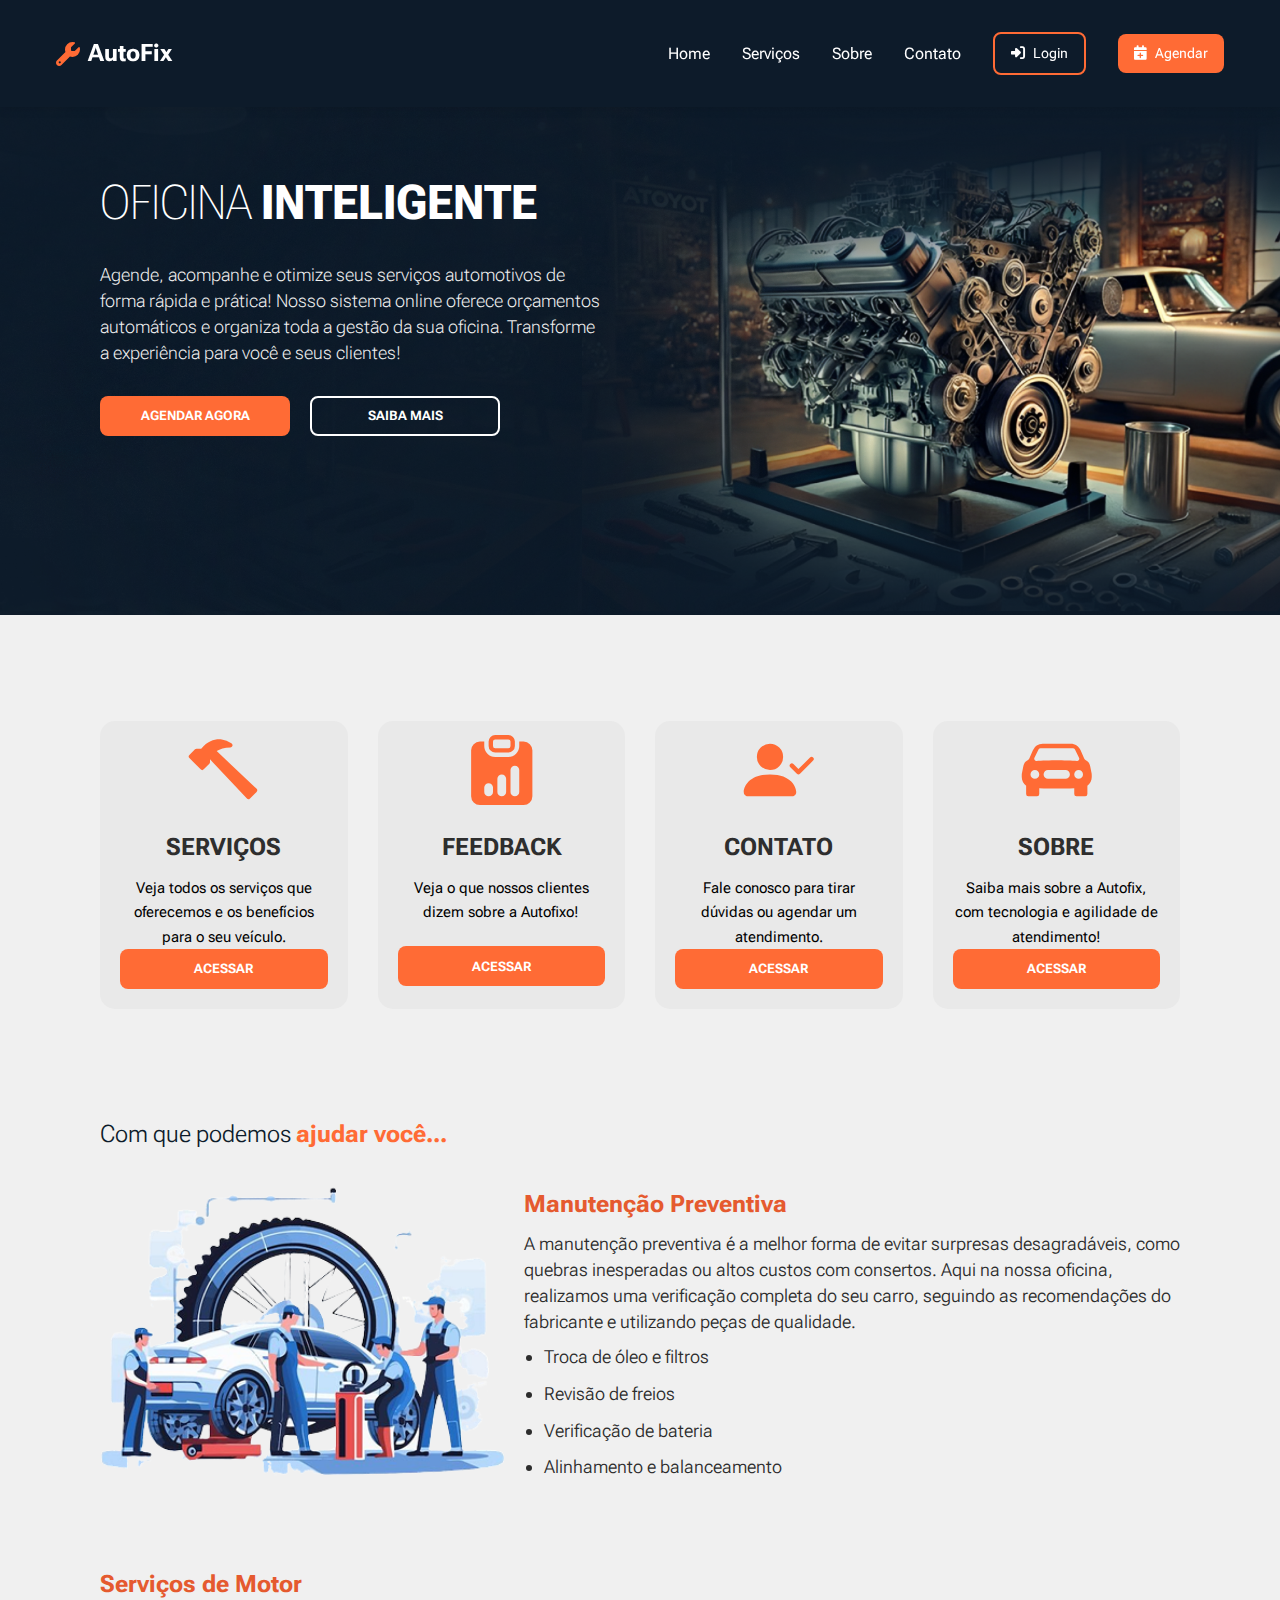
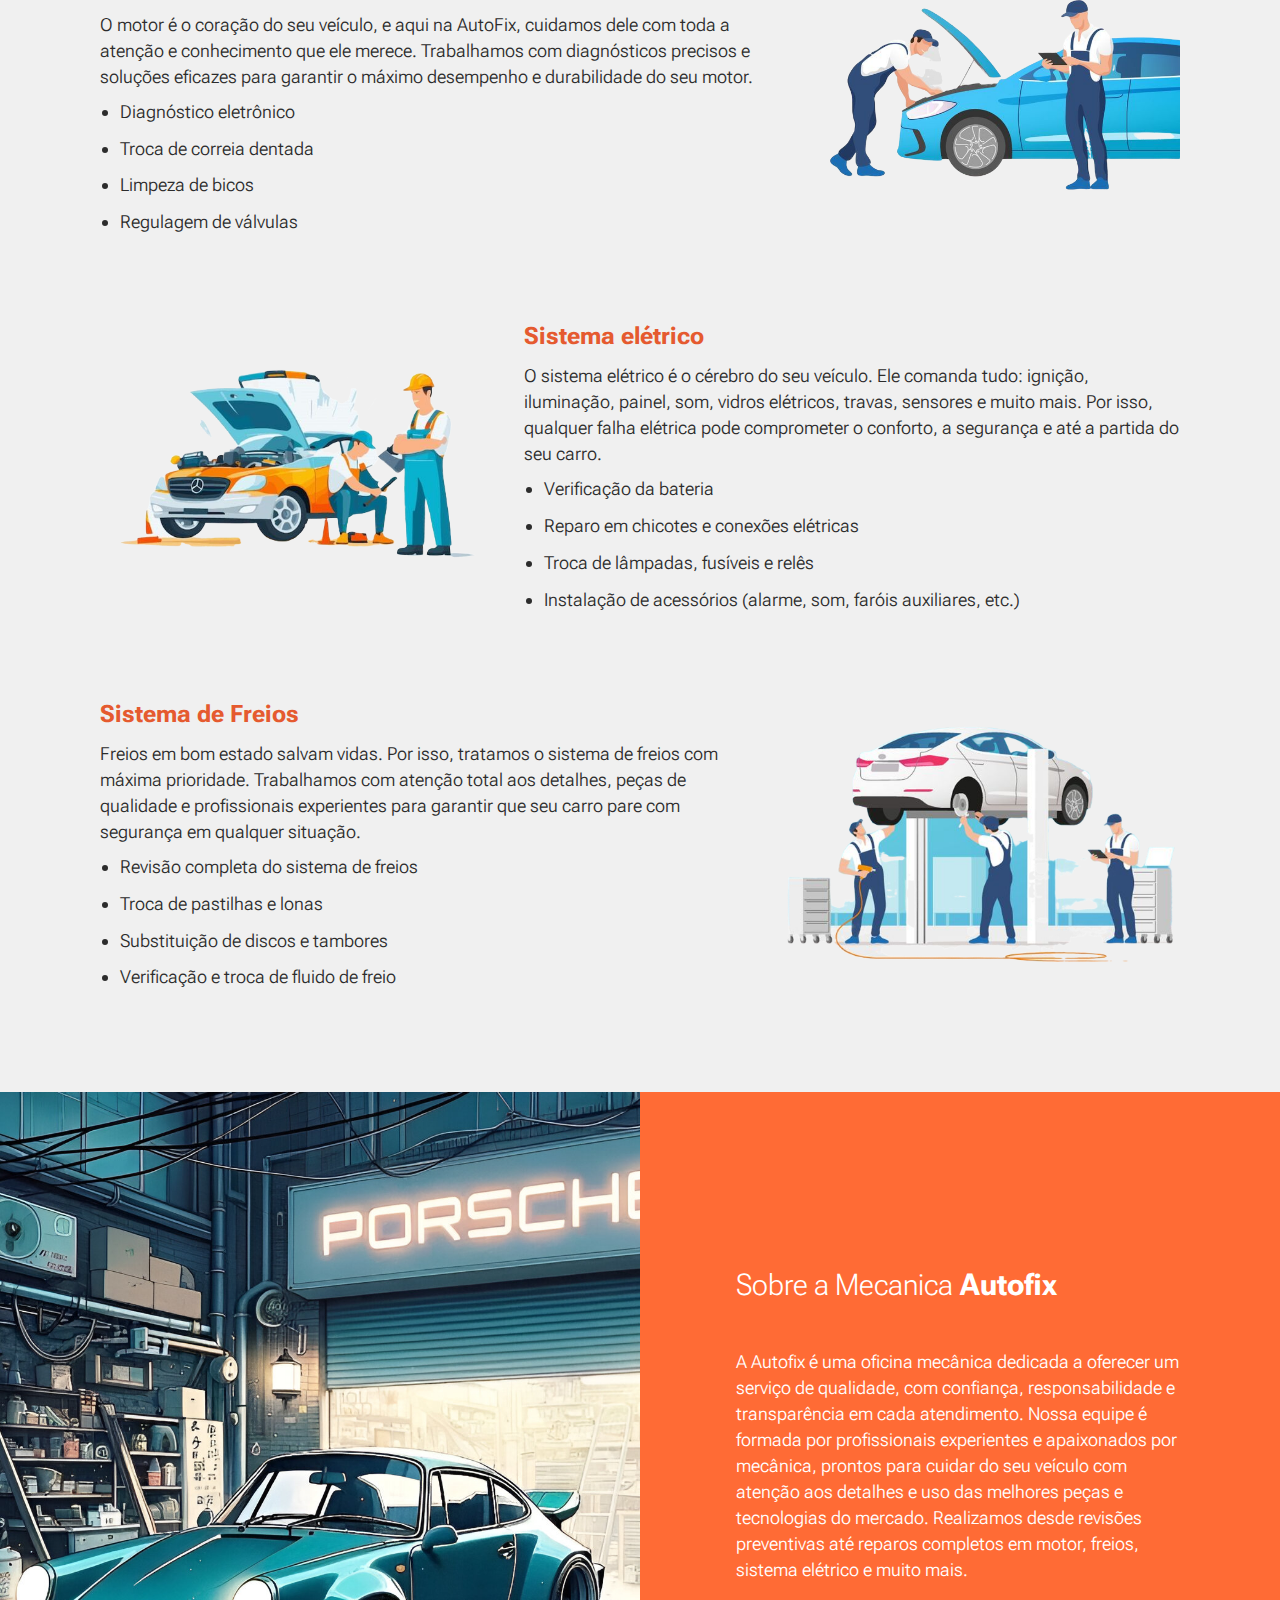
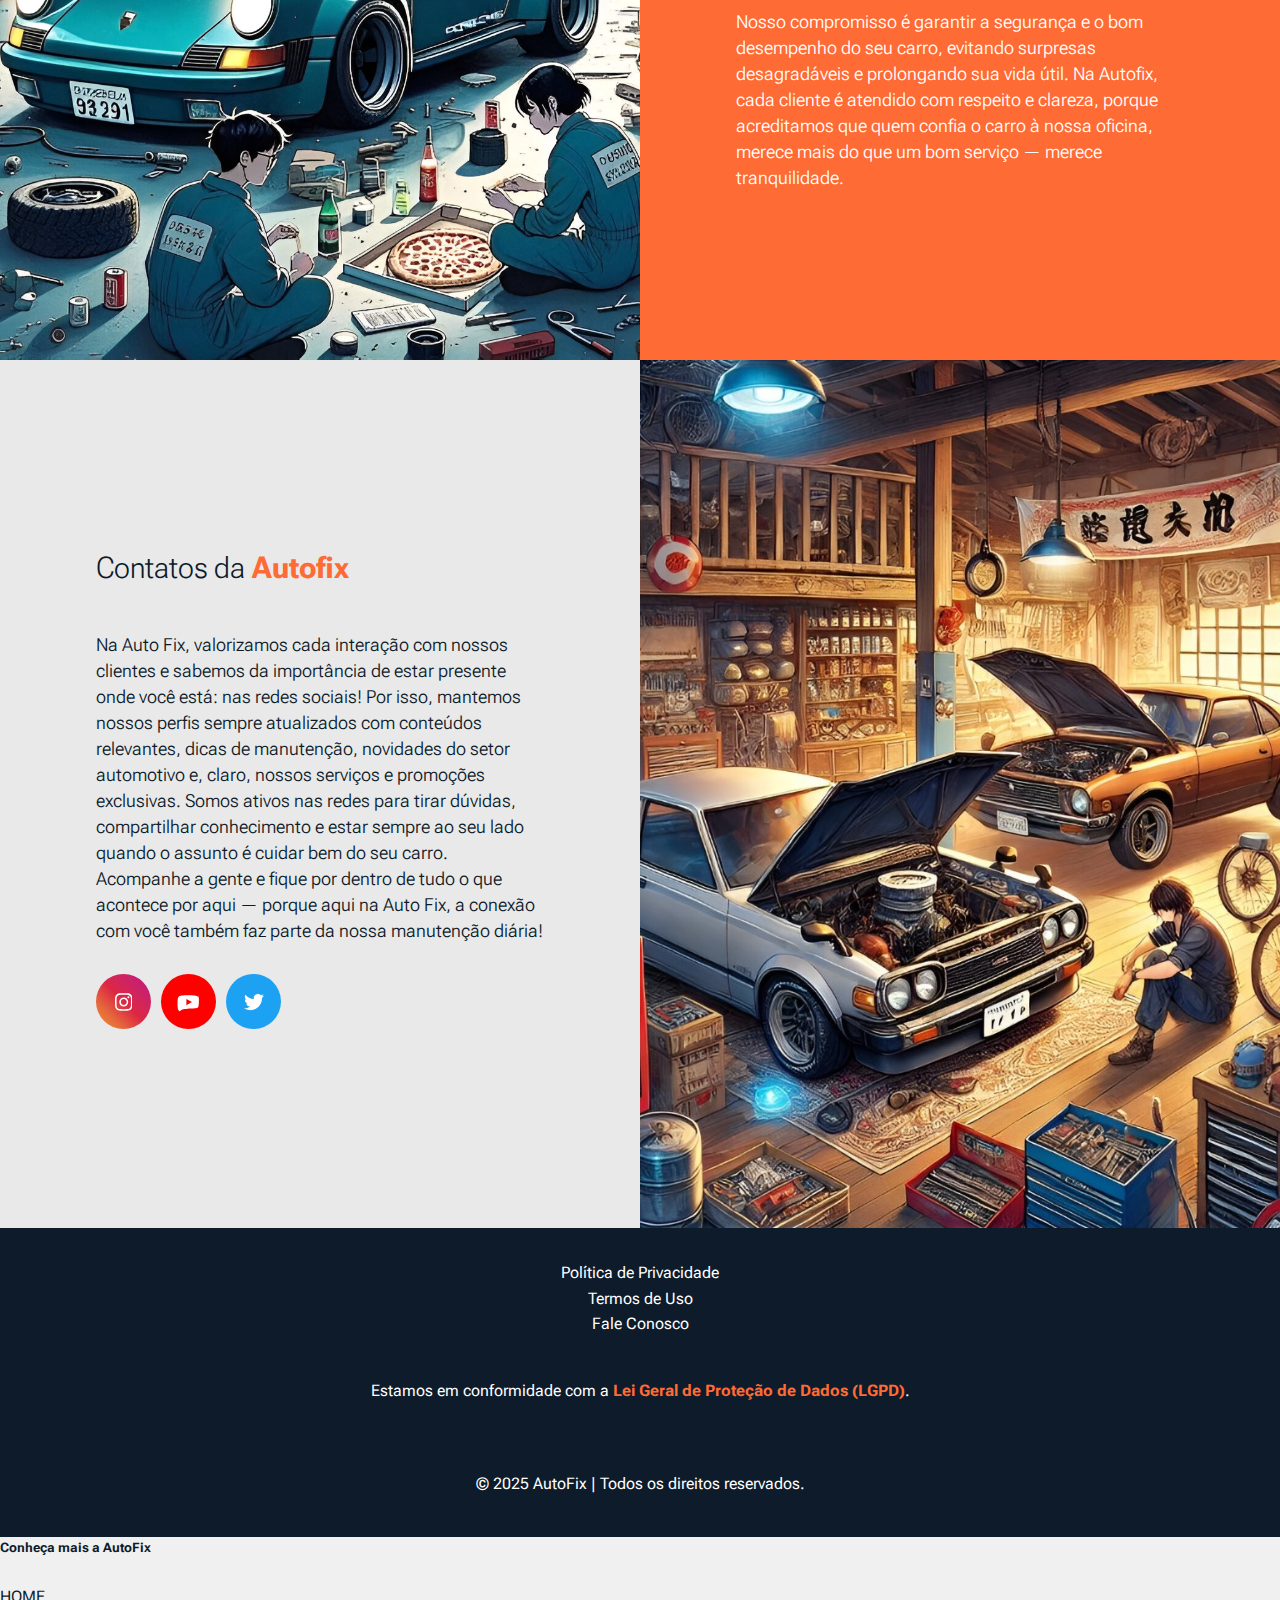
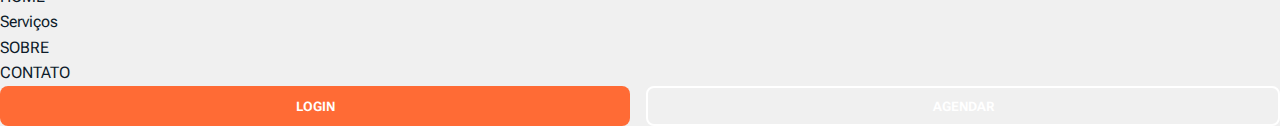
<file: Projeto4semestre/index.html>
<!DOCTYPE html>
<html lang="pt-BR">

<head>
    <meta charset="UTF-8">
    <meta name="viewport" content="width=device-width, initial-scale=1.0">
    <link rel="preconnect" href="https://fonts.googleapis.com">
    <link rel="preconnect" href="https://fonts.gstatic.com" crossorigin>
    <link href="https://fonts.googleapis.com/css2?family=Roboto+Flex:opsz,wght@8..144,100..1000&display=swap"
        rel="stylesheet">
    <link rel="stylesheet" href="Assets/Styles/Home/Home.css">
    <link rel="stylesheet" href="Assets/Styles/conteudoPage/style.css">
    <link rel="stylesheet" href="Assets/Styles/global/components.css">
    <!-- biblioteca Font Awesome para o ícone -->
    <link rel="stylesheet" href="https://cdnjs.cloudflare.com/ajax/libs/font-awesome/6.4.0/css/all.min.css">
    <!-- bootstrap -->
    <link href="https://cdn.jsdelivr.net/npm/bootstrap@5.3.5/dist/css/bootstrap.min.css" rel="stylesheet"
        integrity="sha384-SgOJa3DmI69IUzQ2PVdRZhwQ+dy64/BUtbMJw1MZ8t5HZApcHrRKUc4W0kG879m7" crossorigin="anonymous">

    <!-- <link rel="stylesheet" href="Assets/Styles/Home/style.css"> -->
    <title>Document</title>
    <script>
        
        function abrirPopup(id) {
            document.getElementById(id).style.display = "block";
            document.getElementById('overlay').style.display = 'block';
        }

        function fecharPopup(id) {
            document.getElementById(id).style.display = "none";
            document.getElementById('overlay').style.display = 'none';
        }
    </script>
</head>

<body>
  <div class="overlay" id="overlay"></div>

<header class="cabecalho">
  <div class="container">
    <div class="cabecalho-conteudo">
      
      <a href="#" class="logo">
        <i class="fas fa-wrench"></i>
        AutoFix
      </a>

      <!-- Navegação Desktop -->
      <nav class="menu-navegacao desktop">
        <a href="#">Home</a>
        <a href="#servicos">Serviços</a>
        <a href="#sobre">Sobre</a>
        <a href="#contato">Contato</a>

        <a href="#" class="botao botao-contorno" onclick="abrirPopup('loginPopup')">
          <i class="fas fa-sign-in-alt"></i>
          Login
        </a>

        <a href="agendamentos.html" class="botao botao-primario" onclick="abrirPopup('agendamentoPopup')">
          <i class="fas fa-calendar-plus"></i>
          Agendar
        </a>
      </nav>

      <!-- Botão Mobile -->
      <div class="mobille">
        <button class="bg-transparent border-0" type="button" data-bs-toggle="offcanvas"
          data-bs-target="#offcanvasScrolling" aria-controls="offcanvasScrolling">
          <svg xmlns="http://www.w3.org/2000/svg" width="40" height="40" fill="white" class="bi bi-list"
            viewBox="0 0 16 16">
            <path fill-rule="evenodd"
              d="M2.5 12a.5.5 0 0 1 .5-.5h10a.5.5 0 0 1 0 1H3a.5.5 0 0 1-.5-.5m0-4a.5.5 0 0 1 .5-.5h10a.5.5 0 0 1 0 1H3a.5.5 0 0 1-.5-.5m0-4a.5.5 0 0 1 .5-.5h10a.5.5 0 0 1 0 1H3a.5.5 0 0 1-.5-.5" />
          </svg>
        </button>
      </div>
    </div>
  </div>
</header>





    <div id="loginPopup" class="popup">
        <div class="popup-content">
            <button class="fechar" onclick="fecharPopup('loginPopup')">X</button>
            <h2>Login</h2>
            <input type="text" placeholder="E-mail">
            <input type="password" placeholder="Senha">
            <button>Entrar</button>
            <p>Ainda não tem conta? <a href="cadastro.html">Cadastre-se</a></p>
        </div>
    </div>

    <div id="agendamentoPopup" class="popup">
        <div class="popup-content">
            <button class="fechar" onclick="fecharPopup('agendamentoPopup')">X</button>
            <h2>Você já possui cadastro?</h2>
            <div class="container_buttons">
                <button onclick="abrirPopup('loginPopup'); fecharPopup('agendamentoPopup')">Sim</button>
                <button onclick="window.location.href='cadastro.html'">Não</button>
            </div>
        </div>
    </div>

    <main class="home">
        <section class="home_conteudo">
            <div class="interface">
                <div class="home_content">
                    <h1>OFICINA <span>INTELIGENTE</span></h1>
                    <p>Agende, acompanhe e otimize seus serviços automotivos de forma rápida e prática! Nosso sistema
                        online oferece orçamentos automáticos e organiza toda a gestão da sua oficina. Transforme a
                        experiência para
                        você e seus clientes!</p>
                    <div class="container_buttons">
                        <a href="#">
                            <button class="btn btnH btn_laranja" onclick="abrirPopup('agendamentoPopup')"> AGENDAR AGORA
                            </button>
                        </a>
                        <a href="#">
                            <button class="btn btnH btn_laranja2"> SAIBA MAIS </button>
                        </a>
                    </div>
                </div>
            </div>
        </section>

        <section class="conteudoPage_hero">
            <section class="container_cards interface">
                <article class="card">
                    <svg xmlns="http://www.w3.org/2000/svg" width="70" height="70" fill="#FF6B35" class="bi bi-hammer"
                        viewBox="0 0 16 16">
                        <path
                            d="M9.972 2.508a.5.5 0 0 0-.16-.556l-.178-.129a5 5 0 0 0-2.076-.783C6.215.862 4.504 1.229 2.84 3.133H1.786a.5.5 0 0 0-.354.147L.146 4.567a.5.5 0 0 0 0 .706l2.571 2.579a.5.5 0 0 0 .708 0l1.286-1.29a.5.5 0 0 0 .146-.353V5.57l8.387 8.873A.5.5 0 0 0 14 14.5l1.5-1.5a.5.5 0 0 0 .017-.689l-9.129-8.63c.747-.456 1.772-.839 3.112-.839a.5.5 0 0 0 .472-.334" />
                    </svg>
                    <div class="card_content">
                        <h2>SERVIÇOS</h2>
                        <P>Veja todos os serviços que oferecemos e os benefícios para o seu veículo.</P>
                        <a href="#servicos">
                            <button class="btn btnH btn_laranja">ACESSAR</button>
                        </a>
                    </div>
                </article>
                <article class="card">
                    <svg xmlns="http://www.w3.org/2000/svg" width="70" height="70" fill="#FF6B35"
                        class="bi bi-clipboard-data-fill" viewBox="0 0 16 16">
                        <path
                            d="M6.5 0A1.5 1.5 0 0 0 5 1.5v1A1.5 1.5 0 0 0 6.5 4h3A1.5 1.5 0 0 0 11 2.5v-1A1.5 1.5 0 0 0 9.5 0zm3 1a.5.5 0 0 1 .5.5v1a.5.5 0 0 1-.5.5h-3a.5.5 0 0 1-.5-.5v-1a.5.5 0 0 1 .5-.5z" />
                        <path
                            d="M4 1.5H3a2 2 0 0 0-2 2V14a2 2 0 0 0 2 2h10a2 2 0 0 0 2-2V3.5a2 2 0 0 0-2-2h-1v1A2.5 2.5 0 0 1 9.5 5h-3A2.5 2.5 0 0 1 4 2.5zM10 8a1 1 0 1 1 2 0v5a1 1 0 1 1-2 0zm-6 4a1 1 0 1 1 2 0v1a1 1 0 1 1-2 0zm4-3a1 1 0 0 1 1 1v3a1 1 0 1 1-2 0v-3a1 1 0 0 1 1-1" />
                    </svg>
                    <div class="card_content">
                        <h2>FEEDBACK</h2>
                        <P>Veja o que nossos clientes dizem sobre a Autofixo!</P>
                        <button class="btn btnH btn_laranja">ACESSAR</button>
                    </div>
                </article>
                <article class="card">
                    <svg xmlns="http://www.w3.org/2000/svg" width="70" height="70" fill="#FF6B35"
                        class="bi bi-person-check-fill" viewBox="0 0 16 16">
                        <path fill-rule="evenodd"
                            d="M15.854 5.146a.5.5 0 0 1 0 .708l-3 3a.5.5 0 0 1-.708 0l-1.5-1.5a.5.5 0 0 1 .708-.708L12.5 7.793l2.646-2.647a.5.5 0 0 1 .708 0" />
                        <path d="M1 14s-1 0-1-1 1-4 6-4 6 3 6 4-1 1-1 1zm5-6a3 3 0 1 0 0-6 3 3 0 0 0 0 6" />
                    </svg>
                    <div class="card_content">
                        <h2>CONTATO</h2>
                        <P>Fale conosco para tirar dúvidas ou agendar um atendimento.</P>
                        <a href="#contato">
                            <button class="btn btnH btn_laranja">ACESSAR</button>
                        </a>
                    </div>
                </article>

                <article class="card">
                    <svg xmlns="http://www.w3.org/2000/svg" width="70" height="70" fill="#FF6B35"
                        class="bi bi-car-front-fill" viewBox="0 0 16 16">
                        <path
                            d="M2.52 3.515A2.5 2.5 0 0 1 4.82 2h6.362c1 0 1.904.596 2.298 1.515l.792 1.848c.075.175.21.319.38.404.5.25.855.715.965 1.262l.335 1.679q.05.242.049.49v.413c0 .814-.39 1.543-1 1.997V13.5a.5.5 0 0 1-.5.5h-2a.5.5 0 0 1-.5-.5v-1.338c-1.292.048-2.745.088-4 .088s-2.708-.04-4-.088V13.5a.5.5 0 0 1-.5.5h-2a.5.5 0 0 1-.5-.5v-1.892c-.61-.454-1-1.183-1-1.997v-.413a2.5 2.5 0 0 1 .049-.49l.335-1.68c.11-.546.465-1.012.964-1.261a.8.8 0 0 0 .381-.404l.792-1.848ZM3 10a1 1 0 1 0 0-2 1 1 0 0 0 0 2m10 0a1 1 0 1 0 0-2 1 1 0 0 0 0 2M6 8a1 1 0 0 0 0 2h4a1 1 0 1 0 0-2zM2.906 5.189a.51.51 0 0 0 .497.731c.91-.073 3.35-.17 4.597-.17s3.688.097 4.597.17a.51.51 0 0 0 .497-.731l-.956-1.913A.5.5 0 0 0 11.691 3H4.309a.5.5 0 0 0-.447.276L2.906 5.19Z" />
                    </svg>
                    <div class="card_content">
                        <h2>SOBRE</h2>
                        <P>Saiba mais sobre a Autofix, com tecnologia e
                            agilidade de atendimento!</P>
                        <a href="#sobre">
                            <button class="btn btnH btn_laranja">ACESSAR</button>
                        </a>
                    </div>
                </article>
            </section>
        </section>
    </main>

    <section class="servicos interface" id="servicos">
        <h3 class="title">Com que podemos <span>ajudar você...</span> </h3>
        <div class="servicos_container">
            <div class="servicos_card servicos_card1">
                <div class="container_imagem">
                    <img src="./Assets/Imgs/manutencao.png" alt="">
                </div>
                <div>
                    <h4>Manutenção Preventiva</h4>
                    <p>
                        A manutenção preventiva é a melhor forma de evitar surpresas desagradáveis, como quebras
                        inesperadas ou altos custos com consertos. Aqui na nossa oficina, realizamos uma verificação
                        completa do seu carro, seguindo as recomendações do fabricante e utilizando peças de qualidade.
                    </p>
                    <ul>
                        <li>Troca de óleo e filtros</li>
                        <li>Revisão de freios</li>
                        <li>Verificação de bateria</li>
                        <li>Alinhamento e balanceamento</li>
                    </ul>
                </div>
            </div>
            <div class="servicos_card servicos_card2">
                <div class="container_imagem">
                    <img src="./Assets/Imgs/sevicos (1).png" alt="">
                </div>
                <div>
                    <h4>Serviços de Motor</h4>
                    <p>O motor é o coração do seu veículo, e aqui na AutoFix, cuidamos dele com toda a
                        atenção e conhecimento que ele merece. Trabalhamos com diagnósticos precisos e soluções eficazes
                        para garantir o máximo desempenho e durabilidade do seu motor.

                    </p>
                    <ul>
                        <li>Diagnóstico eletrônico</li>
                        <li>Troca de correia dentada</li>
                        <li>Limpeza de bicos</li>
                        <li>Regulagem de válvulas</li>
                    </ul>
                </div>
            </div>
            <div class="servicos_card servicos_card1">
                <div class="container_imagem">
                    <img src="./Assets/Imgs/sevicos (3).png" alt="">
                </div>
                <div>
                    <h4>Sistema elétrico</h4>
                    <p>O sistema elétrico é o cérebro do seu veículo. Ele comanda tudo: ignição, iluminação, painel,
                        som, vidros elétricos, travas, sensores e muito mais. Por isso, qualquer falha elétrica pode
                        comprometer o conforto, a segurança e até a partida do seu carro.

                    </p>
                    <ul>
                        <li>Verificação da bateria</li>
                        <li>Reparo em chicotes e conexões elétricas</li>
                        <li>Troca de lâmpadas, fusíveis e relês</li>
                        <li>Instalação de acessórios (alarme, som, faróis auxiliares, etc.)

                        </li>
                    </ul>
                </div>
            </div>
            <div class="servicos_card servicos_card2">
                <div class="container_imagem">
                    <img src="./Assets/Imgs/sevicos (2).png" alt="">
                </div>
                <div>
                    <h4>Sistema de Freios</h4>
                    <p>Freios em bom estado salvam vidas. Por isso, tratamos o sistema de freios com máxima prioridade.
                        Trabalhamos com atenção total aos detalhes, peças de qualidade e profissionais experientes para
                        garantir que seu carro pare com segurança em qualquer situação.</p>
                    <ul>
                        <li>Revisão completa do sistema de freios

                        </li>
                        <li>Troca de pastilhas e lonas</li>
                        <li>Substituição de discos e tambores</li>
                        <li>Verificação e troca de fluido de freio

                        </li>
                    </ul>
                </div>
            </div>

        </div>
    </section>

    <section class="sobre">
        <section class="container_flex container_flex1" id="sobre">
            <div class="flex_imagem">
                <img src="./Assets/Imgs/sobre (1).jpg" alt="">
            </div>
            <div class="content">
                <div class="container_flex_content primeiro">
                    <h4 class="title_big2">Sobre a Mecanica<span> Autofix</span></h4>
                    <p>A Autofix é uma oficina mecânica dedicada a oferecer um serviço de qualidade, com confiança,
                        responsabilidade e transparência em cada atendimento. Nossa equipe é formada por profissionais
                        experientes e apaixonados por mecânica, prontos para cuidar do seu veículo com atenção aos
                        detalhes
                        e uso das melhores peças e tecnologias do mercado. Realizamos desde revisões preventivas até
                        reparos
                        completos em motor, freios, sistema elétrico e muito mais. <br> <br>

                        Nosso compromisso é garantir a segurança e o bom desempenho do seu carro, evitando surpresas
                        desagradáveis e prolongando sua vida útil. Na Autofix, cada cliente é atendido com respeito e
                        clareza, porque acreditamos que quem confia o carro à nossa oficina, merece mais do que um bom
                        serviço — merece tranquilidade.</p>
                </div>
        </section>
        <section class="Sobre container_flex container_flex2" id="">
            <div class="flex_imagem">
                <img src="./Assets/Imgs/sobre (2).jpg" alt="">
            </div>
            <div class="content">
                <div class="container_flex_content" id="contato">
                    <h4 class="title_big">Contatos da<span> Autofix</span></h4>
                    <p>Na Auto Fix, valorizamos cada interação com nossos clientes e sabemos da importância de estar
                        presente onde você está: nas redes sociais! Por isso, mantemos nossos perfis sempre atualizados
                        com conteúdos relevantes, dicas de manutenção, novidades do setor automotivo e, claro, nossos
                        serviços e promoções exclusivas.

                        Somos ativos nas redes para tirar dúvidas, compartilhar conhecimento e estar sempre ao seu lado
                        quando o assunto é cuidar bem do seu carro. Acompanhe a gente e fique por dentro de tudo o que
                        acontece por aqui — porque aqui na Auto Fix, a conexão com você também faz parte da nossa
                        manutenção diária!</p>
                    <!-- From Uiverse.io by akshayjalluri6 -->
                    <div class="container_social">
                        <button class="Btn instagram">
                            <svg class="svgIcon" viewBox="0 0 448 512" height="1.5em"
                                xmlns="http://www.w3.org/2000/svg">
                                <path
                                    d="M224.1 141c-63.6 0-114.9 51.3-114.9 114.9s51.3 114.9 114.9 114.9S339 319.5 339 255.9 287.7 141 224.1 141zm0 189.6c-41.1 0-74.7-33.5-74.7-74.7s33.5-74.7 74.7-74.7 74.7 33.5 74.7 74.7-33.6 74.7-74.7 74.7zm146.4-194.3c0 14.9-12 26.8-26.8 26.8-14.9 0-26.8-12-26.8-26.8s12-26.8 26.8-26.8 26.8 12 26.8 26.8zm76.1 27.2c-1.7-35.9-9.9-67.7-36.2-93.9-26.2-26.2-58-34.4-93.9-36.2-37-2.1-147.9-2.1-184.9 0-35.8 1.7-67.6 9.9-93.9 36.1s-34.4 58-36.2 93.9c-2.1 37-2.1 147.9 0 184.9 1.7 35.9 9.9 67.7 36.2 93.9s58 34.4 93.9 36.2c37 2.1 147.9 2.1 184.9 0 35.9-1.7 67.7-9.9 93.9-36.2 26.2-26.2 34.4-58 36.2-93.9 2.1-37 2.1-147.8 0-184.8zM398.8 388c-7.8 19.6-22.9 34.7-42.6 42.6-29.5 11.7-99.5 9-132.1 9s-102.7 2.6-132.1-9c-19.6-7.8-34.7-22.9-42.6-42.6-11.7-29.5-9-99.5-9-132.1s-2.6-102.7 9-132.1c7.8-19.6 22.9-34.7 42.6-42.6 29.5-11.7 99.5-9 132.1-9s102.7-2.6 132.1 9c19.6 7.8 34.7 22.9 42.6 42.6 11.7 29.5 9 99.5 9 132.1s2.7 102.7-9 132.1z">
                                </path>
                            </svg>
                            <span class="text">Instagram</span>
                        </button>

                        <button class="Btn youtube">
                            <svg class="svgIcon" viewBox="0 0 576 512" height="1.5em"
                                xmlns="http://www.w3.org/2000/svg">
                                <path
                                    d="M549.655 148.28c-6.281-23.64-24.041-42.396-47.655-48.685C462.923 85 288 85 288 85S113.077 85 74 99.595c-23.614 6.289-41.374 25.045-47.655 48.685-12.614 47.328-12.614 147.717-12.614 147.717s0 100.39 12.614 147.718c6.281 23.64 24.041 42.396 47.655 48.684C113.077 427 288 427 288 427s174.923 0 214-14.595c23.614-6.289 41.374-25.045 47.655-48.685 12.614-47.328 12.614-147.718 12.614-147.718s0-100.389-12.614-147.717zM240 336V176l144 80-144 80z">
                                </path>
                            </svg>
                            <span class="text">YouTube</span>
                        </button>

                        <button class="Btn twitter">
                            <svg class="svgIcon" viewBox="0 0 512 512" height="1.5em"
                                xmlns="http://www.w3.org/2000/svg">
                                <path
                                    d="M512 97.248c-18.84 8.36-39.082 14.008-60.277 16.54 21.62-12.92 38.212-33.216 46.042-57.45-20.242 12-42.71 20.67-66.61 25.41-19.128-20.412-46.344-33.21-76.51-33.21-58 0-105 47-105 105 0 8.22.926 16.188 2.714 23.914-87.18-4.376-164.66-46.2-216.45-109.97-9.066 15.508-14.254 33.586-14.254 52.836 0 36.37 18.54 68.542 46.844 87.428-17.272-.554-33.52-5.286-47.754-13.158v1.32c0 50.828 36.13 93.15 84.198 102.79-8.826 2.396-18.14 3.686-27.734 3.686-6.78 0-13.34-.664-19.676-1.902 13.36 41.77 52.164 72.198 98.116 73.052-35.96 28.17-81.38 44.99-130.76 44.99-8.54 0-16.94-.5-25.14-1.476 46.684 29.922 101.99 47.31 161.18 47.31 193.32 0 298.924-160.078 298.924-298.926 0-4.554-.106-9.086-.306-13.594 20.546-14.824 38.364-33.298 52.456-54.422z">
                                </path>
                            </svg>
                            <span class="text">Twitter</span>
                        </button>
                    </div>


                </div>
            </div>




            </div>
        </section>
    </section>

    <section class="contato">

    </section>


    <footer class="rodape">
        <div class="rodape-container interface">
            <Política href="politicas.html" style="color: white;">Política de Privacidade</a> <br>
                <a href="termos.html" style="color: white;">Termos de Uso</a><br>
                <a href="contato.html" style="color: white;">Fale Conosco </a></p><br>

                <p>Estamos em conformidade com a <strong>Lei Geral de Proteção de Dados (LGPD)</strong>.</p><br><br>
                <p>© 2025 AutoFix | Todos os direitos reservados.</p>

        </div>
    </footer>


    <div class="offcanvas offcanvas-end" data-bs-scroll="true" data-bs-backdrop="false" tabindex="-1"
        id="offcanvasScrolling" aria-labelledby="offcanvasScrollingLabel">
        <div class="offcanvas-header">
            <h5 class="offcanvas-title" id="offcanvasScrollingLabel">Conheça mais a AutoFix</h5>
            <button type="button" class="btn-close" data-bs-dismiss="offcanvas" aria-label="Close"></button>
        </div>
        <div class="offcanvas-body" style="padding: 0px;">
            <nav class="navegacao">
                <li>
                    <a href="#">HOME</a>
                </li>


                <li>
                    <a href="#servicos">Serviços</a>
                </li>
                <li>
                    <a href="#sobre">SOBRE</a>
                </li>

                <li>
                    <a href="#contato">CONTATO</a>
                </li>
                <div class="container_buttons">
                    <button class="btn btn_laranja" onclick="abrirPopup('loginPopup')">LOGIN</button>
                    <button class="btn btn_laranja2" onclick="abrirPopup('agendamentoPopup')">AGENDAR</button>
                </div>
            </nav>
        </div>
    </div>




    <script src="https://cdn.jsdelivr.net/npm/bootstrap@5.3.5/dist/js/bootstrap.bundle.min.js"
        integrity="sha384-k6d4wzSIapyDyv1kpU366/PK5hCdSbCRGRCMv+eplOQJWyd1fbcAu9OCUj5zNLiq"
        crossorigin="anonymous"></script>
</body>

</html>
</file>
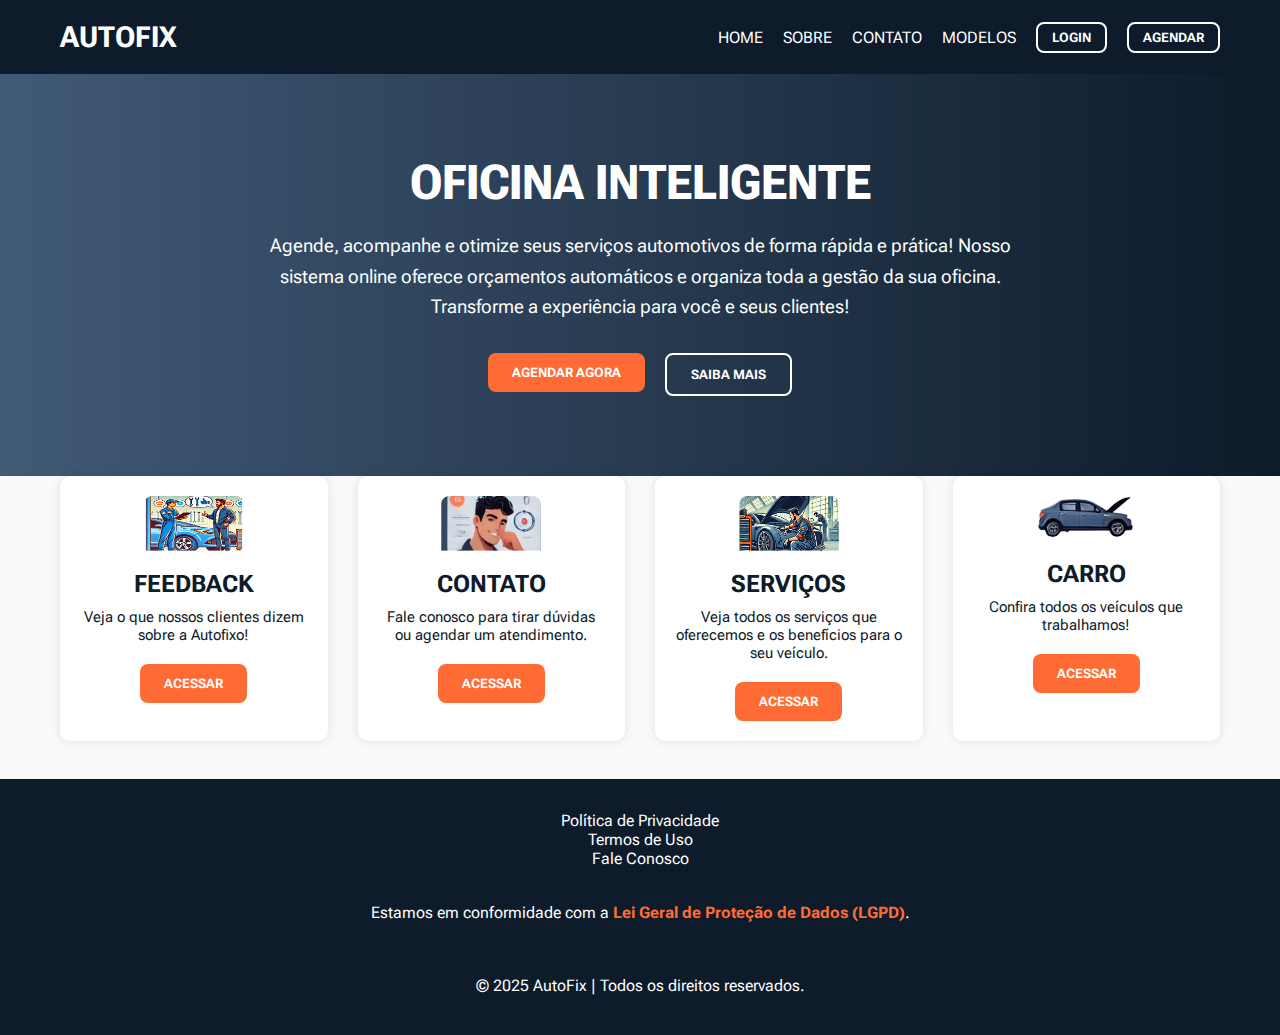
<file: trabalho facul/index.html>
<!DOCTYPE html>
<html lang="pt-BR">

<head>
    <meta charset="UTF-8">
    <meta name="viewport" content="width=device-width, initial-scale=1.0">
    <link rel="preconnect" href="https://fonts.googleapis.com">
    <link rel="preconnect" href="https://fonts.gstatic.com" crossorigin>
    <link href="https://fonts.googleapis.com/css2?family=Roboto+Flex:opsz,wght@8..144,100..1000&display=swap" rel="stylesheet">
    <link rel="stylesheet" href="Assets/Styles/Home/Home.css">
    <!-- <link rel="stylesheet" href="Assets/Styles/Home/style.css"> -->
    <title>Document</title>
    <script>
        function abrirPopup(id) {
            document.getElementById(id).style.display = "block";
            document.getElementById('overlay').style.display = 'block';
        }

        function fecharPopup(id) {
            document.getElementById(id).style.display = "none";
            document.getElementById('overlay').style.display = 'none';
        }
    </script>
</head>

<body>
    <div class="overlay" id="overlay"></div>
    <header class="cabecario_header">
        <div class="container_nagavegacao interface">
            <a href="#" class="logo"> AUTOFIX </a>
            <nav class="navegacao">
                <a href="#">HOME</a>
                <a href="#">SOBRE</a>
                <a href="#">CONTATO</a>
                <a href="#">MODELOS</a>
                <button class="btn btn_branco" onclick="abrirPopup('loginPopup')">LOGIN</button>
                <button class="btn btn_branco" onclick="abrirPopup('agendamentoPopup')">AGENDAR</button>
            </nav>
        </div>
    </header>

    <div id="loginPopup" class="popup">
        <div class="popup-content">
            <button class="fechar" onclick="fecharPopup('loginPopup')">X</button>
            <h2>Login</h2>
            <input type="text" placeholder="E-mail">
            <input type="password" placeholder="Senha">
            <button>Entrar</button>
            <p>Ainda não tem conta? <a href="cadastro.html">Cadastre-se</a></p>
        </div>
    </div>

    <div id="agendamentoPopup" class="popup">
        <div class="popup-content">
            <button class="fechar" onclick="fecharPopup('agendamentoPopup')">X</button>
            <h2>Você já possui cadastro?</h2>
            <button onclick="abrirPopup('loginPopup'); fecharPopup('agendamentoPopup')">Sim</button>
            <button onclick="window.location.href='cadastro.html'">Não</button>
        </div>
    </div>

    <main>
        <section class="home_conteudo">
            <div class="interface">
                <div class="home_content">
                    <h1>OFICINA INTELIGENTE</h1>
                    <p>Agende, acompanhe e otimize seus serviços automotivos de forma rápida e prática! Nosso sistema
                        online oferece orçamentos automáticos e organiza toda a gestão da sua oficina. Transforme a experiência para
                        você e seus clientes!</p>
                    <div class="container_buttons">
                        <a href="#">
                            <button class="btn btnH btn_laranja" onclick="abrirPopup('agendamentoPopup')"> AGENDAR AGORA </button>
                        </a>
                        <a href="#">
                            <button class="btn btnH btn_laranja2"> SAIBA MAIS </button>
                        </a>
                    </div>
                </div>
            </div>
        </section>

        <section class="container_cards interface">
            <article class="card">
                <img src="Assets/Imgs/FEEDBACK.png" alt="FEEDBACK">
                <div class="card_content">
                    <h2>FEEDBACK</h2>
                    <P>Veja o que nossos clientes dizem sobre a Autofixo!</P>
                    <button class="btn btnH btn_laranja">ACESSAR</button>
                </div>
            </article>
            <article class="card">
                <img src="Assets/Imgs/CONTATO.png" alt="CONTATO">
                <div class="card_content">
                    <h2>CONTATO</h2>
                    <P>Fale conosco para tirar dúvidas ou agendar um atendimento.</P>
                    <button class="btn btnH btn_laranja">ACESSAR</button>
                </div>
            </article>
            <article class="card">
                <img src="Assets/Imgs/SERVIÇOS.png" alt="SERVIÇOS">
                <div class="card_content">
                    <h2>SERVIÇOS</h2>
                    <P>Veja todos os serviços que oferecemos e os benefícios para o seu veículo.</P>
                    <button class="btn btnH btn_laranja">ACESSAR</button>
                </div>
            </article>
            <article class="card">
                <img src="Assets/Imgs/CARRO.png" alt="CARRO">
                <div class="card_content">
                    <h2>CARRO</h2>
                    <P>Confira todos os veículos que trabalhamos!</P>
                    <button class="btn btnH btn_laranja">ACESSAR</button>
                </div>
            </article>
        </section>
    </main>
    <br><br><footer class="rodape">
        <div class="rodape-container interface">
            <Política href="politicas.html"style="color: white;">Política de Privacidade</a> <br>
                 <a href="termos.html" style="color: white;">Termos de Uso</a><br>
                 <a href="contato.html" style="color: white;">Fale Conosco </a></p><br>

            <p>Estamos em conformidade com a <strong>Lei Geral de Proteção de Dados (LGPD)</strong>.</p><br><br>
            <p>© 2025 AutoFix | Todos os direitos reservados.</p>

        </div>
    </footer>
</body>
</html>
</file>
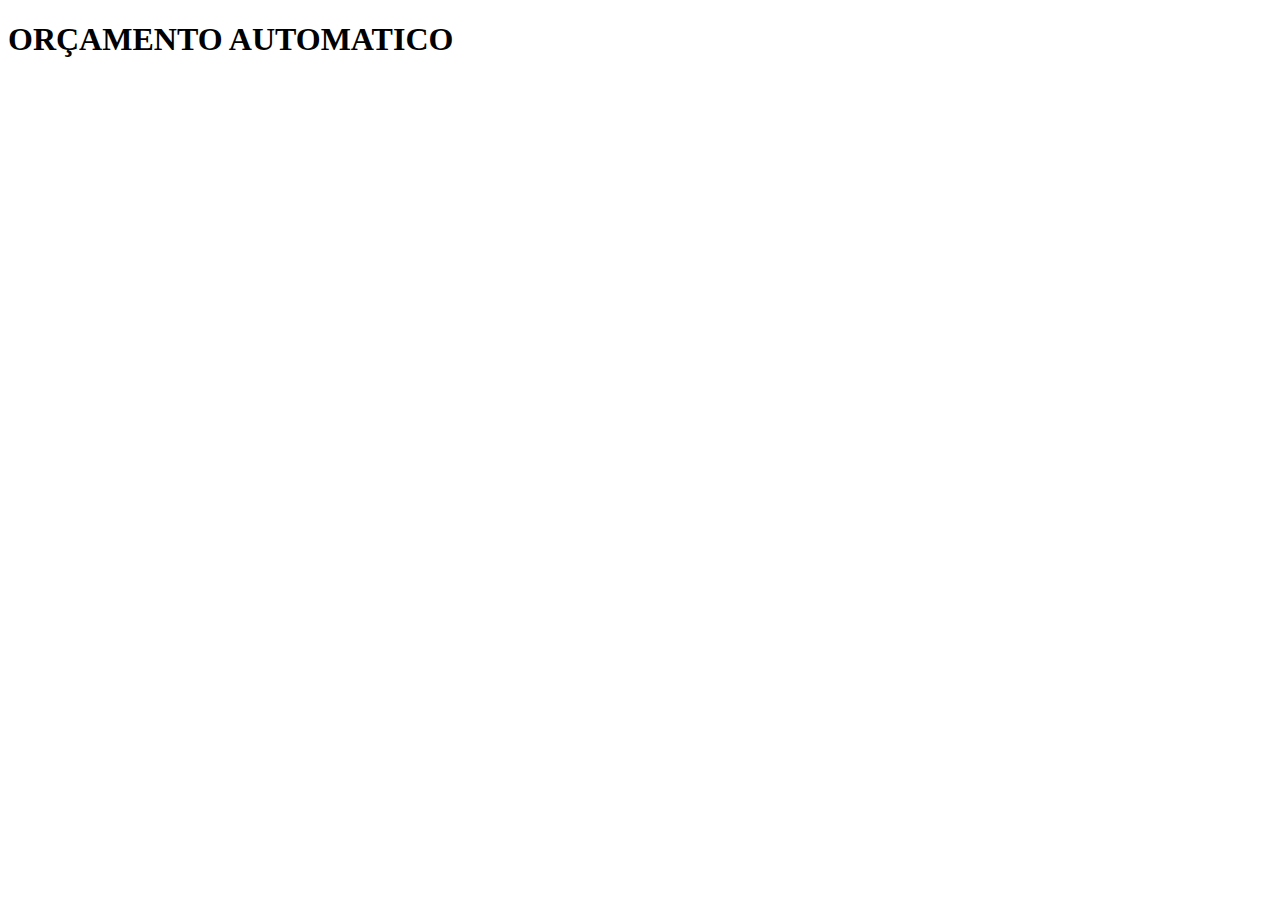
<file: orcamento.html>
<!DOCTYPE html>
<html lang="pt-BR">
<head>
    <meta charset="UTF-8">
    <meta name="viewport" content="width=device-width, initial-scale=1.0">
    <title>Document</title>

    <h1> ORÇAMENTO AUTOMATICO </h1>
</head>

<body>
    
</body>
</html>
</file>
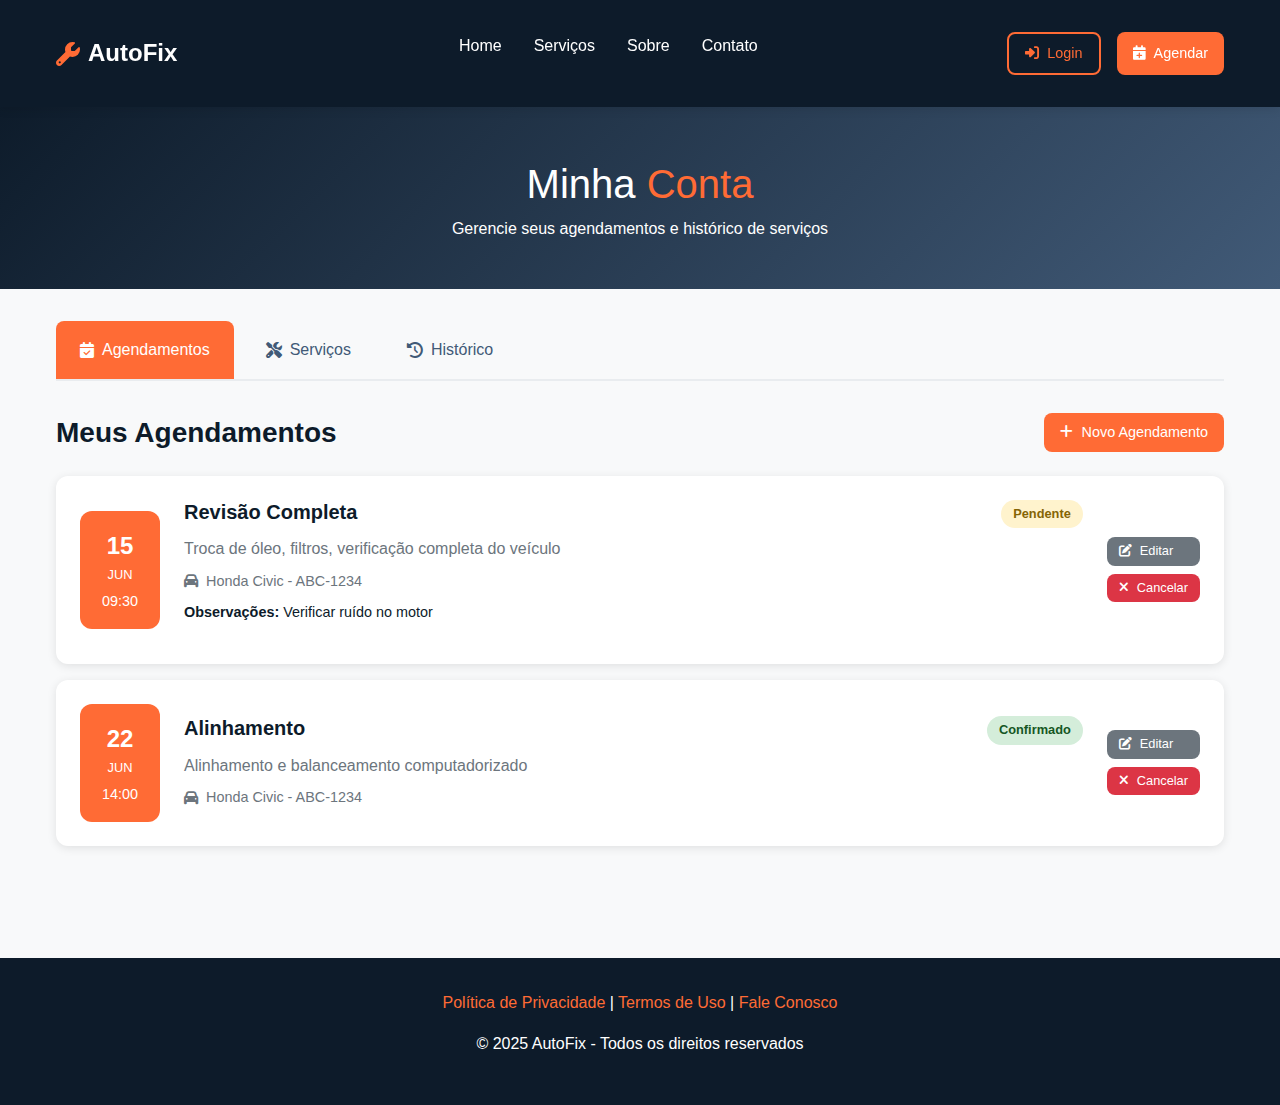
<file: Projeto4semestre/agendamentos.html>
<!DOCTYPE html>
<html lang="pt-BR">
  <head>
    <meta charset="UTF-8" />
    <meta name="viewport" content="width=device-width, initial-scale=1.0" />
    <title>Agendamentos - AutoFix</title>

    <!-- Bootstrap CSS -->

    <link
      href="https://cdn.jsdelivr.net/npm/bootstrap@5.3.2/dist/css/bootstrap.min.css"
      rel="stylesheet"
    />
    <!-- Font Awesome -->
    <link
      rel="stylesheet"
      href="https://cdnjs.cloudflare.com/ajax/libs/font-awesome/6.4.0/css/all.min.css"
    />
    <!-- Google Fonts -->
    <link
      href="https://fonts.googleapis.com/css2?family=Roboto+Flex:wght@300;400;500;600;700&display=swap"
      rel="stylesheet"
    />

    <!-- Link css -->

    <link rel="stylesheet" href="Assets/Styles/agendamentos/agendamentos.css" />
    />
  </head>
  <body>
    <!-- Overlay -->
    <div id="sobreposicao" class="modal" onclick="fecharTodosModais()"></div>

    <!-- Cabeçalho -->
    <header class="cabecalho">
      <div class="container">
        <div class="cabecalho-conteudo">
          <a href="#" class="logo">
            <i class="fas fa-wrench"></i>
            AutoFix
          </a>
          <nav>
            <ul class="menu-navegacao">
              <li><a href="index.html">Home</a></li>
              <li><a href="">Serviços</a></li>
              <li><a href="">Sobre</a></li>
              <li><a href="#">Contato</a></li>
            </ul>
          </nav>
          <div class="cabecalho-botoes">
            <a href="./cadastro.html" class="botao botao-contorno">
              <i class="fas fa-sign-in-alt"></i>
              Login
            </a>
            <button
              class="botao botao-primario"
              onclick="abrirModal('novoAgendamentoModal')"
            >
              <i class="fas fa-calendar-plus"></i>
              Agendar
            </button>
          </div>
        </div>
      </div>
    </header>

    <!-- Título da Página -->
    <section class="titulo-pagina">
      <div class="container">
        <h1>Minha <span class="destaque">Conta</span></h1>
        <p>Gerencie seus agendamentos e histórico de serviços</p>
      </div>
    </section>

    <!-- Conteúdo Principal -->
    <main class="conteudo-principal">
      <div class="container">
        <!-- Mensagem de Sucesso -->
        <div id="mensagemSucesso" class="mensagem-sucesso">
          <i class="fas fa-check-circle"></i>
          <span id="textoSucesso">Operação realizada com sucesso!</span>
        </div>

        <!-- Abas -->
        <div class="abas">
          <div class="botoes-aba">
            <button class="botao-aba ativo" onclick="trocarAba('agendamentos')">
              <i class="fas fa-calendar-check"></i>
              Agendamentos
            </button>
            <button class="botao-aba" onclick="trocarAba('servicos')">
              <i class="fas fa-tools"></i>
              Serviços
            </button>
            <button class="botao-aba" onclick="trocarAba('historico')">
              <i class="fas fa-history"></i>
              Histórico
            </button>
          </div>

          <!-- Aba de Agendamentos -->
          <div id="agendamentos" class="conteudo-aba ativo">
            <div class="cabecalho-secao">
              <h2 class="titulo-secao">Meus Agendamentos</h2>
              <button
                class="botao botao-primario"
                onclick="abrirModal('novoAgendamentoModal')"
              >
                <i class="fas fa-plus"></i>
                Novo Agendamento
              </button>
            </div>
            <div id="listaAgendamentos">
              <!-- Agendamentos serão inseridos aqui via JavaScript -->
            </div>
          </div>

          <!-- Aba de Serviços -->
          <div id="servicos" class="conteudo-aba">
            <h2 class="titulo-secao">Serviços Disponíveis</h2>
            <div class="grade-servicos">
              <div class="cartao">
                <div class="cartao-conteudo cartao-servico">
                  <div class="icone-servico">
                    <i class="fas fa-tools"></i>
                  </div>
                  <h3 class="titulo-servico">Revisão Completa</h3>
                  <p class="descricao-servico">
                    Troca de óleo, filtros, verificação completa do veículo
                  </p>
                  <div class="detalhes-servico">
                    <div class="detalhe-servico">
                      <i class="fas fa-clock"></i>
                      Duração: 2 horas
                    </div>
                    <div class="detalhe-servico">
                      <i class="fas fa-shield-alt"></i>
                      Garantia: 3 meses
                    </div>
                  </div>
                  <div class="preco-servico">A partir de R$ 350,00</div>
                  <button
                    class="botao botao-primario"
                    style="width: 100%"
                    onclick="agendarServico('Revisão Completa')"
                  >
                    Agendar
                  </button>
                </div>
              </div>

              <div class="cartao">
                <div class="cartao-conteudo cartao-servico">
                  <div class="icone-servico">
                    <i class="fas fa-cog"></i>
                  </div>
                  <h3 class="titulo-servico">Alinhamento</h3>
                  <p class="descricao-servico">
                    Alinhamento e balanceamento computadorizado
                  </p>
                  <div class="detalhes-servico">
                    <div class="detalhe-servico">
                      <i class="fas fa-clock"></i>
                      Duração: 1 hora
                    </div>
                    <div class="detalhe-servico">
                      <i class="fas fa-shield-alt"></i>
                      Garantia: 3 meses
                    </div>
                  </div>
                  <div class="preco-servico">A partir de R$ 180,00</div>
                  <button
                    class="botao botao-primario"
                    style="width: 100%"
                    onclick="agendarServico('Alinhamento')"
                  >
                    Agendar
                  </button>
                </div>
              </div>

              <div class="cartao">
                <div class="cartao-conteudo cartao-servico">
                  <div class="icone-servico">
                    <i class="fas fa-bolt"></i>
                  </div>
                  <h3 class="titulo-servico">Sistema Elétrico</h3>
                  <p class="descricao-servico">
                    Diagnóstico e reparo do sistema elétrico
                  </p>
                  <div class="detalhes-servico">
                    <div class="detalhe-servico">
                      <i class="fas fa-clock"></i>
                      Duração: 1-3 horas
                    </div>
                    <div class="detalhe-servico">
                      <i class="fas fa-shield-alt"></i>
                      Garantia: 6 meses
                    </div>
                  </div>
                  <div class="preco-servico">A partir de R$ 250,00</div>
                  <button
                    class="botao botao-primario"
                    style="width: 100%"
                    onclick="agendarServico('Sistema Elétrico')"
                  >
                    Agendar
                  </button>
                </div>
              </div>
            </div>
          </div>

          <!-- Aba de Histórico -->
          <div id="historico" class="conteudo-aba">
            <h2 class="titulo-secao">Histórico de Serviços</h2>
            <div id="listaHistorico">
              <!-- Histórico será inserido aqui via JavaScript -->
            </div>
          </div>
        </div>
      </div>
    </main>

    <!-- Modal Novo Agendamento -->
    <div id="novoAgendamentoModal" class="modal">
      <div class="modal-conteudo">
        <div class="modal-cabecalho">
          <h2 class="modal-titulo">Novo Agendamento</h2>
          <button
            class="botao-fechar"
            onclick="fecharModal('novoAgendamentoModal')"
          >
            &times;
          </button>
        </div>
        <form id="formNovoAgendamento">
          <div class="grupo-formulario">
            <label class="rotulo-formulario">Veículo</label>
            <select id="veiculo" class="selecao-formulario" required>
              <option value="">Selecione seu veículo</option>
              <option value="Honda Civic - ABC-1234">
                Honda Civic - ABC-1234
              </option>
              <option value="Toyota Corolla - DEF-5678">
                Toyota Corolla - DEF-5678
              </option>
              <option value="Volkswagen Golf - GHI-9012">
                Volkswagen Golf - GHI-9012
              </option>
            </select>
          </div>
          <div class="grupo-formulario">
            <label class="rotulo-formulario">Serviço</label>
            <select id="servico" class="selecao-formulario" required>
              <option value="">Selecione o serviço</option>
              <option value="Revisão Completa">Revisão Completa</option>
              <option value="Alinhamento">Alinhamento</option>
              <option value="Sistema Elétrico">Sistema Elétrico</option>
              <option value="Troca de Óleo">Troca de Óleo</option>
              <option value="Revisão de Freios">Revisão de Freios</option>
            </select>
          </div>
          <div class="linha-formulario">
            <div class="grupo-formulario">
              <label class="rotulo-formulario">Data</label>
              <input
                type="date"
                id="data"
                class="entrada-formulario"
                required
              />
            </div>
            <div class="grupo-formulario">
              <label class="rotulo-formulario">Horário</label>
              <select id="horario" class="selecao-formulario" required>
                <option value="">Selecione o horário</option>
                <option value="08:00">08:00</option>
                <option value="09:00">09:00</option>
                <option value="10:00">10:00</option>
                <option value="11:00">11:00</option>
                <option value="14:00">14:00</option>
                <option value="15:00">15:00</option>
                <option value="16:00">16:00</option>
                <option value="17:00">17:00</option>
              </select>
            </div>
          </div>
          <div class="grupo-formulario">
            <label class="rotulo-formulario">Observações (opcional)</label>
            <textarea
              id="observacoes"
              class="area-texto-formulario"
              rows="3"
              placeholder="Descreva detalhes sobre o problema..."
            ></textarea>
          </div>
          <div class="acoes-modal">
            <button
              type="button"
              class="botao botao-secundario"
              onclick="fecharModal('novoAgendamentoModal')"
            >
              Cancelar
            </button>
            <button type="submit" class="botao botao-primario">Agendar</button>
          </div>
        </form>
      </div>
    </div>

    <!-- Modal Editar Agendamento -->
    <div id="editarAgendamentoModal" class="modal">
      <div class="modal-conteudo">
        <div class="modal-cabecalho">
          <h2 class="modal-titulo">Editar Agendamento</h2>
          <button
            class="botao-fechar"
            onclick="fecharModal('editarAgendamentoModal')"
          >
            &times;
          </button>
        </div>
        <form id="formEditarAgendamento">
          <input type="hidden" id="editId" />
          <div class="grupo-formulario">
            <label class="rotulo-formulario">Veículo</label>
            <select id="editVeiculo" class="selecao-formulario" required>
              <option value="">Selecione seu veículo</option>
              <option value="Honda Civic - ABC-1234">
                Honda Civic - ABC-1234
              </option>
              <option value="Toyota Corolla - DEF-5678">
                Toyota Corolla - DEF-5678
              </option>
              <option value="Volkswagen Golf - GHI-9012">
                Volkswagen Golf - GHI-9012
              </option>
            </select>
          </div>
          <div class="grupo-formulario">
            <label class="rotulo-formulario">Serviço</label>
            <select id="editServico" class="selecao-formulario" required>
              <option value="">Selecione o serviço</option>
              <option value="Revisão Completa">Revisão Completa</option>
              <option value="Alinhamento">Alinhamento</option>
              <option value="Sistema Elétrico">Sistema Elétrico</option>
              <option value="Troca de Óleo">Troca de Óleo</option>
              <option value="Revisão de Freios">Revisão de Freios</option>
            </select>
          </div>
          <div class="linha-formulario">
            <div class="grupo-formulario">
              <label class="rotulo-formulario">Data</label>
              <input
                type="date"
                id="editData"
                class="entrada-formulario"
                required
              />
            </div>
            <div class="grupo-formulario">
              <label class="rotulo-formulario">Horário</label>
              <select id="editHorario" class="selecao-formulario" required>
                <option value="">Selecione o horário</option>
                <option value="08:00">08:00</option>
                <option value="09:00">09:00</option>
                <option value="10:00">10:00</option>
                <option value="11:00">11:00</option>
                <option value="14:00">14:00</option>
                <option value="15:00">15:00</option>
                <option value="16:00">16:00</option>
                <option value="17:00">17:00</option>
              </select>
            </div>
          </div>
          <div class="grupo-formulario">
            <label class="rotulo-formulario">Observações</label>
            <textarea
              id="editObservacoes"
              class="area-texto-formulario"
              rows="3"
            ></textarea>
          </div>
          <div class="acoes-modal">
            <button
              type="button"
              class="botao botao-secundario"
              onclick="fecharModal('editarAgendamentoModal')"
            >
              Cancelar
            </button>
            <button type="submit" class="botao botao-primario">
              Salvar Alterações
            </button>
          </div>
        </form>
      </div>
    </div>

    <!-- Rodapé -->
    <footer class="rodape">
      <div class="container">
        <p>
          <a href="#">Política de Privacidade</a> |
          <a href="#">Termos de Uso</a> |
          <a href="#">Fale Conosco</a>
        </p>
        <p>© 2025 AutoFix - Todos os direitos reservados</p>
      </div>
    </footer>

    <script>
      // Dados dos agendamentos
      let agendamentos = [
        {
          id: 1,
          veiculo: "Honda Civic - ABC-1234",
          servico: "Revisão Completa",
          data: "2025-06-15",
          horario: "09:30",
          status: "pendente",
          observacoes: "Verificar ruído no motor",
        },
        {
          id: 2,
          veiculo: "Honda Civic - ABC-1234",
          servico: "Alinhamento",
          data: "2025-06-22",
          horario: "14:00",
          status: "confirmado",
          observacoes: "",
        },
      ];

      // Dados do histórico
      const historico = [
        {
          id: "h1",
          veiculo: "Honda Civic - ABC-1234",
          servico: "Troca de Óleo",
          data: "2025-05-10",
          horario: "10:00",
          status: "concluido",
          valor: 320,
          observacoes: "Serviço realizado com sucesso",
        },
        {
          id: "h2",
          veiculo: "Honda Civic - ABC-1234",
          servico: "Revisão de Freios",
          data: "2025-04-25",
          horario: "15:00",
          status: "concluido",
          valor: 280,
          observacoes: "Troca de pastilhas e verificação do sistema",
        },
      ];

      let proximoId = 3;

      // Funções de navegação
      function trocarAba(nomeAba) {
        // Remove ativo de todos os botões e conteúdos
        document
          .querySelectorAll(".botao-aba")
          .forEach((btn) => btn.classList.remove("ativo"));
        document
          .querySelectorAll(".conteudo-aba")
          .forEach((content) => content.classList.remove("ativo"));

        // Adiciona ativo ao botão e conteúdo selecionado
        event.target.classList.add("ativo");
        document.getElementById(nomeAba).classList.add("ativo");

        // Renderiza o conteúdo se necessário
        if (nomeAba === "agendamentos") {
          renderizarAgendamentos();
        } else if (nomeAba === "historico") {
          renderizarHistorico();
        }
      }

      // Funções de modal
      function abrirModal(modalId) {
        document.getElementById(modalId).classList.add("ativo");
      }

      function fecharModal(modalId) {
        document.getElementById(modalId).classList.remove("ativo");
        // Limpa formulários
        if (modalId === "novoAgendamentoModal") {
          document.getElementById("formNovoAgendamento").reset();
        }
      }

      function fecharTodosModais() {
        document.querySelectorAll(".modal").forEach((modal) => {
          modal.classList.remove("ativo");
        });
      }

      // Função para mostrar mensagem de sucesso
      function mostrarMensagemSucesso(mensagem) {
        const divSucesso = document.getElementById("mensagemSucesso");
        const textoSucesso = document.getElementById("textoSucesso");
        textoSucesso.textContent = mensagem;
        divSucesso.classList.add("mostrar");

        setTimeout(() => {
          divSucesso.classList.remove("mostrar");
        }, 3000);
      }

      // Função para formatar data
      function formatarData(dataString) {
        const data = new Date(dataString + "T00:00:00");
        const dia = data.getDate().toString().padStart(2, "0");
        const meses = [
          "JAN",
          "FEV",
          "MAR",
          "ABR",
          "MAI",
          "JUN",
          "JUL",
          "AGO",
          "SET",
          "OUT",
          "NOV",
          "DEZ",
        ];
        const mes = meses[data.getMonth()];
        return { dia, mes };
      }

      // Função para obter selo de status
      function getSeloStatus(status) {
        const selos = {
          pendente: '<span class="selo-status status-pendente">Pendente</span>',
          confirmado:
            '<span class="selo-status status-confirmado">Confirmado</span>',
          concluido:
            '<span class="selo-status status-concluido">Concluído</span>',
        };
        return selos[status] || '<span class="selo-status">Desconhecido</span>';
      }

      // Função para obter descrição do serviço
      function getDescricaoServico(servico) {
        const descricoes = {
          "Revisão Completa":
            "Troca de óleo, filtros, verificação completa do veículo",
          Alinhamento: "Alinhamento e balanceamento computadorizado",
          "Sistema Elétrico": "Diagnóstico e reparo do sistema elétrico",
          "Troca de Óleo": "Troca de óleo do motor e filtros",
          "Revisão de Freios": "Troca de pastilhas e verificação do sistema",
        };
        return descricoes[servico] || "Serviço automotivo especializado";
      }

      // Renderizar agendamentos
      function renderizarAgendamentos() {
        const container = document.getElementById("listaAgendamentos");

        if (agendamentos.length === 0) {
          container.innerHTML = `
                    <div class="cartao">
                        <div class="cartao-conteudo estado-vazio">
                            <i class="fas fa-calendar-check"></i>
                            <h3>Nenhum agendamento encontrado</h3>
                            <p>Você ainda não possui agendamentos. Que tal agendar um serviço?</p>
                            <button class="botao botao-primario" onclick="abrirModal('novoAgendamentoModal')">
                                <i class="fas fa-plus"></i>
                                Criar Primeiro Agendamento
                            </button>
                        </div>
                    </div>
                `;
          return;
        }

        container.innerHTML = agendamentos
          .map((agendamento) => {
            const { dia, mes } = formatarData(agendamento.data);
            return `
                    <div class="cartao">
                        <div class="cartao-conteudo">
                            <div class="cartao-agendamento">
                                <div class="caixa-data">
                                    <div class="dia">${dia}</div>
                                    <div class="mes">${mes}</div>
                                    <div class="hora">${
                                      agendamento.horario
                                    }</div>
                                </div>
                                <div class="info-agendamento">
                                    <div class="cabecalho-agendamento">
                                        <h3 class="titulo-agendamento">${
                                          agendamento.servico
                                        }</h3>
                                        ${getSeloStatus(agendamento.status)}
                                    </div>
                                    <p class="descricao-agendamento">${getDescricaoServico(
                                      agendamento.servico
                                    )}</p>
                                    <div class="veiculo-agendamento">
                                        <i class="fas fa-car"></i>
                                        ${agendamento.veiculo}
                                    </div>
                                    ${
                                      agendamento.observacoes
                                        ? `<p style="margin-top: 0.5rem; font-size: 0.9rem;"><strong>Observações:</strong> ${agendamento.observacoes}</p>`
                                        : ""
                                    }
                                </div>
                                <div class="acoes-agendamento">
                                    <button class="botao botao-secundario botao-pequeno" onclick="editarAgendamento(${
                                      agendamento.id
                                    })">
                                        <i class="fas fa-edit"></i>
                                        Editar
                                    </button>
                                    <button class="botao botao-perigo botao-pequeno" onclick="cancelarAgendamento(${
                                      agendamento.id
                                    })">
                                        <i class="fas fa-times"></i>
                                        Cancelar
                                    </button>
                                </div>
                            </div>
                        </div>
                    </div>
                `;
          })
          .join("");
      }

      // Renderizar histórico
      function renderizarHistorico() {
        const container = document.getElementById("listaHistorico");

        container.innerHTML = historico
          .map((item) => {
            const { dia, mes } = formatarData(item.data);
            const garantiaData = new Date(item.data);
            garantiaData.setMonth(garantiaData.getMonth() + 3);

            return `
                    <div class="cartao">
                        <div class="cartao-conteudo">
                            <div class="cartao-agendamento">
                                <div style="background: #f8f9fa; color: #495057; border-left: 4px solid var(--cor-laranja);" class="caixa-data">
                                    <div class="dia">${dia}</div>
                                    <div class="mes">${mes}</div>
                                    <div style="font-size: 0.7rem;">2025</div>
                                </div>
                                <div class="info-agendamento">
                                    <div class="cabecalho-agendamento">
                                        <h3 class="titulo-agendamento">${
                                          item.servico
                                        }</h3>
                                        ${getSeloStatus(item.status)}
                                    </div>
                                    <p class="descricao-agendamento">${
                                      item.observacoes
                                    }</p>
                                    <div style="display: grid; grid-template-columns: repeat(auto-fit, minmax(200px, 1fr)); gap: 1rem; margin-top: 0.5rem; font-size: 0.9rem;">
                                        <div><strong>Veículo:</strong> ${
                                          item.veiculo
                                        }</div>
                                        <div><strong>Valor:</strong> R$ ${item.valor.toFixed(
                                          2
                                        )}</div>
                                        <div><strong>Garantia até:</strong> ${garantiaData.toLocaleDateString(
                                          "pt-BR"
                                        )}</div>
                                    </div>
                                </div>
                                <div class="acoes-agendamento">
                                    <button class="botao botao-secundario botao-pequeno">
                                        <i class="fas fa-file-alt"></i>
                                        Detalhes
                                    </button>
                                    <button class="botao botao-primario botao-pequeno" onclick="agendarServico('${
                                      item.servico
                                    }')">
                                        <i class="fas fa-redo"></i>
                                        Reagendar
                                    </button>
                                </div>
                            </div>
                        </div>
                    </div>
                `;
          })
          .join("");
      }

      // Criar novo agendamento
      function criarAgendamento(event) {
        event.preventDefault();

        const veiculo = document.getElementById("veiculo").value;
        const servico = document.getElementById("servico").value;
        const data = document.getElementById("data").value;
        const horario = document.getElementById("horario").value;
        const observacoes = document.getElementById("observacoes").value;

        if (!veiculo || !servico || !data || !horario) {
          alert("Por favor, preencha todos os campos obrigatórios.");
          return;
        }

        const novoAgendamento = {
          id: proximoId++,
          veiculo,
          servico,
          data,
          horario,
          status: "pendente",
          observacoes,
        };

        agendamentos.push(novoAgendamento);
        renderizarAgendamentos();
        fecharModal("novoAgendamentoModal");
        mostrarMensagemSucesso("Agendamento criado com sucesso!");
      }

      // Editar agendamento
      function editarAgendamento(id) {
        const agendamento = agendamentos.find((a) => a.id === id);
        if (!agendamento) return;

        document.getElementById("editId").value = id;
        document.getElementById("editVeiculo").value = agendamento.veiculo;
        document.getElementById("editServico").value = agendamento.servico;
        document.getElementById("editData").value = agendamento.data;
        document.getElementById("editHorario").value = agendamento.horario;
        document.getElementById("editObservacoes").value =
          agendamento.observacoes;

        abrirModal("editarAgendamentoModal");
      }

      // Salvar edição
      function salvarEdicao(event) {
        event.preventDefault();

        const id = parseInt(document.getElementById("editId").value);
        const veiculo = document.getElementById("editVeiculo").value;
        const servico = document.getElementById("editServico").value;
        const data = document.getElementById("editData").value;
        const horario = document.getElementById("editHorario").value;
        const observacoes = document.getElementById("editObservacoes").value;

        const index = agendamentos.findIndex((a) => a.id === id);
        if (index !== -1) {
          agendamentos[index] = {
            ...agendamentos[index],
            veiculo,
            servico,
            data,
            horario,
            observacoes,
          };

          renderizarAgendamentos();
          fecharModal("editarAgendamentoModal");
          mostrarMensagemSucesso("Agendamento atualizado com sucesso!");
        }
      }

      // Cancelar agendamento
      function cancelarAgendamento(id) {
        if (confirm("Tem certeza que deseja cancelar este agendamento?")) {
          agendamentos = agendamentos.filter((a) => a.id !== id);
          renderizarAgendamentos();
          mostrarMensagemSucesso("Agendamento cancelado com sucesso!");
        }
      }

      // Agendar serviço específico
      function agendarServico(nomeServico) {
        document.getElementById("servico").value = nomeServico;
        abrirModal("novoAgendamentoModal");
      }

      // Event listeners
      document
        .getElementById("formNovoAgendamento")
        .addEventListener("submit", criarAgendamento);
      document
        .getElementById("formEditarAgendamento")
        .addEventListener("submit", salvarEdicao);

      // Fechar modal ao clicar fora
      document.querySelectorAll(".modal").forEach((modal) => {
        modal.addEventListener("click", function (e) {
          if (e.target === this) {
            this.classList.remove("ativo");
          }
        });
      });

      // Definir data mínima como hoje
      const hoje = new Date().toISOString().split("T")[0];
      document.getElementById("data").setAttribute("min", hoje);
      document.getElementById("editData").setAttribute("min", hoje);

      // Inicializar página
      document.addEventListener("DOMContentLoaded", function () {
        renderizarAgendamentos();
      });
    </script>
  </body>
</html>
</file>
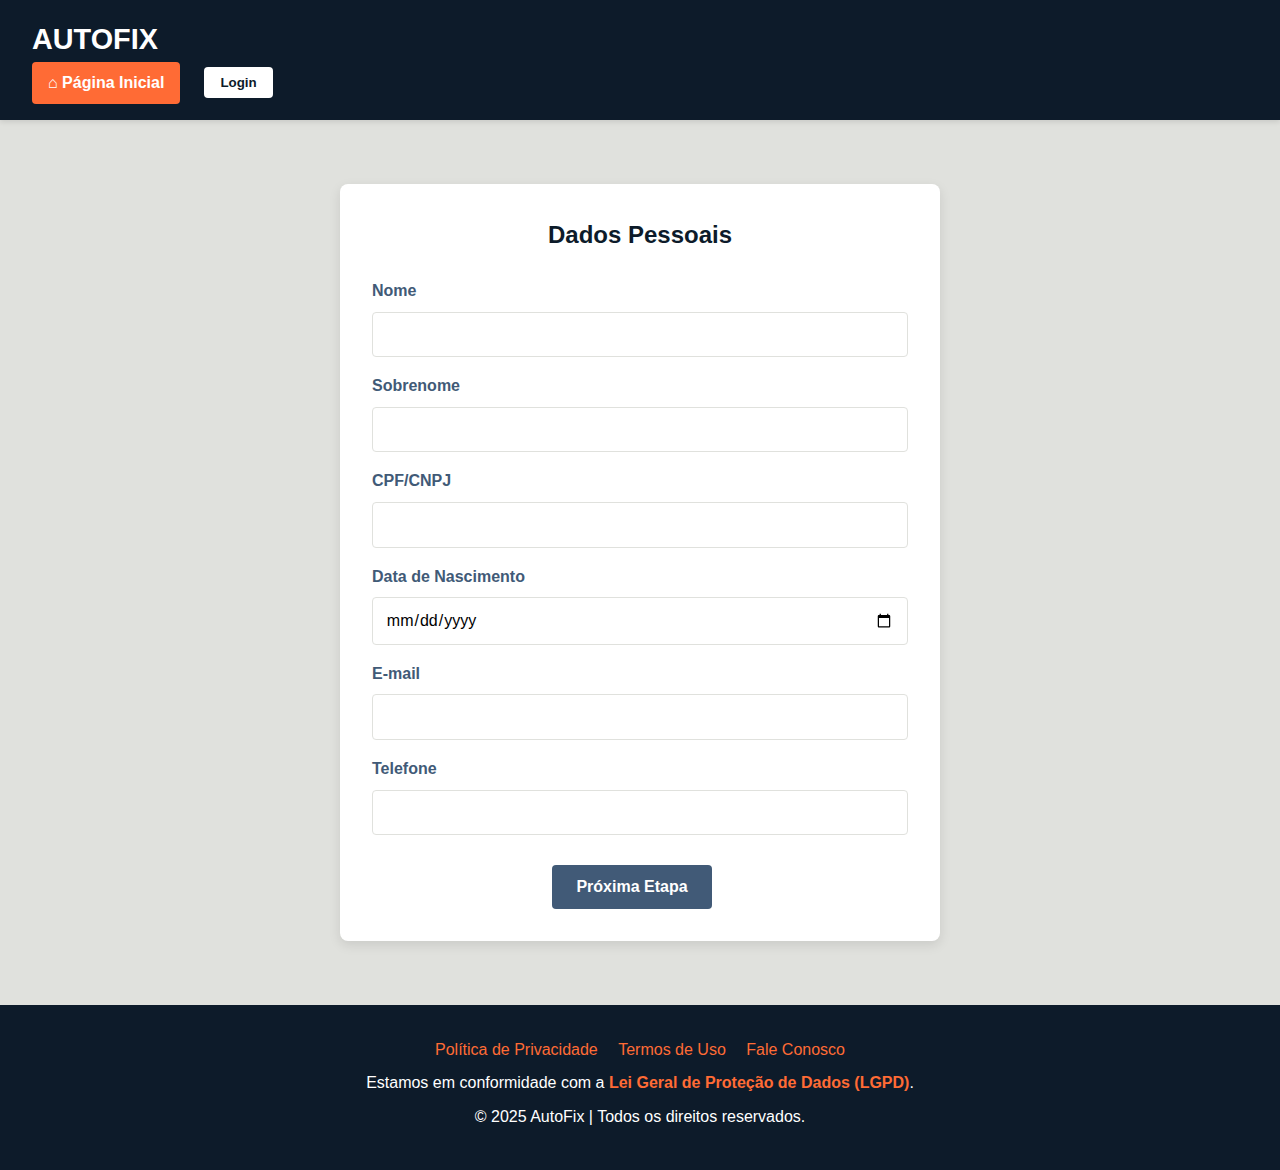
<file: Projeto4semestre/cadastro.html>
<!DOCTYPE html>
<html lang="pt-BR">

<head>
    <meta charset="UTF-8">
    <meta name="viewport" content="width=device-width, initial-scale=1.0">
    <link rel="stylesheet" href="Assets/Styles/Cadastro/Cadastro.css">
    <title>Cadastro</title>
    <script>
        function mostrarEtapa(etapa) {
            document.querySelectorAll('.etapa').forEach(e => e.style.display = 'none');
            document.getElementById(etapa).style.display = 'block';
        }
        
        function buscarCEP() {
            let cep = document.getElementById('cep').value;
            if (cep.length === 8) {
                fetch(`https://viacep.com.br/ws/${cep}/json/`)
                    .then(response => response.json())
                    .then(data => {
                        if (!data.erro) {
                            document.getElementById('logradouro').value = data.logradouro;
                            document.getElementById('bairro').value = data.bairro;
                            document.getElementById('cidade').value = data.localidade;
                            document.getElementById('estado').value = data.uf;
                        } else {
                            alert('CEP não encontrado!');
                        }
                    });
            } else {
                alert('Digite um CEP válido!');
            }
        }

        function identificarBandeira() {
            let numeroCartao = document.getElementById('numeroCartao').value;
            let bandeiraTexto = document.getElementById('bandeiraTexto');
            let primeirosDigitos = numeroCartao.substring(0, 4);
            
            if (/^4/.test(primeirosDigitos)) {
                bandeiraTexto.innerHTML = "Visa";
            } else if (/^5[1-5]/.test(primeirosDigitos)) {
                bandeiraTexto.innerHTML = "MasterCard";
            } else if (/^3[47]/.test(primeirosDigitos)) {
                bandeiraTexto.innerHTML = "American Express";
            } else {
                bandeiraTexto.innerHTML = "Número inválido";
            }
        }
    </script>
  
</head>

<body>
    <header class="cabecario_header">
        <div class="container_nagavegacao interface">
            <a href="index.html" class="logo"> AUTOFIX </a>
            <nav class="navegacao">
                <a href="index.html">&#8962; Página Inicial</a>
                <button class="btn btn_branco" onclick="window.location.href='login.html'">Login</button>
            </nav>
        </div>
    </header>

    <main>
        <div class="form-container interface">
            <form>
                <!-- Etapa 1 - Dados Pessoais -->
                <div id="etapa1" class="etapa">
                    <h2> Dados Pessoais</h2> 
                    <label>Nome</label>
                    <input type="text" required>
                    <label>Sobrenome</label>
                    <input type="text" required>
                    <label>CPF/CNPJ</label>
                    <input type="text" required>
                    <label>Data de Nascimento</label>
                    <input type="date" required>
                    <label>E-mail</label>
                    <input type="email" required>
                    <label>Telefone</label>
                    <input type="text" required>
                    <div class="div-btn">
                        <button type="button" onclick="mostrarEtapa('etapa2')">Próxima Etapa</button></div>
                </div>

                <!-- Etapa 2 - Endereço -->
                <div id="etapa2" class="etapa" style="display: none;">
                    <h2> Endereço</h2> 
                    <label>CEP</label>
                    <div class="cep-container">
                        <input type="text" id="cep" required>
                        <button type="button" onclick="buscarCEP()">🔍</button>
                    </div>
                    <label>Logradouro</label>
                    <input type="text" id="logradouro" required>
                    <label>Número</label>
                    <input type="text" id="numero">
                    <input type="checkbox" id="semNumero"><label for="semNumero">Sem número</label>
                    <label>Bairro</label>
                    <input type="text" id="bairro" required>
                    <label>Cidade</label>
                    <input type="text" id="cidade" required>
                    <label>Estado</label>
                    <input type="text" id="estado" required>
                    <label>Complemento</label>
                    <input type="text" id="complemento">
                    <div class="div-btn">
                        <button type="button" onclick="mostrarEtapa('etapa1')">Voltar</button>
                        <button type="button" onclick="mostrarEtapa('etapa3')">Próxima Etapa</button></div>
                </div>

                <!-- Etapa 3 - Dados de Cobrança -->
                <div id="etapa3" class="etapa" style="display: none;">
                    <h2> Dados de Cobrança</h2>
                    <label>Nome no Cartão</label>
                    <input type="text" required>
                    <label>Número do Cartão</label>
                    <input type="text" id="numeroCartao" onkeyup="identificarBandeira()" required>
                    <span id="bandeiraTexto"></span>
                    <label>Data de Validade</label>
                    <input type="month" required>
                    <label>Código de Segurança (CVV)</label>
                    <input type="text" required>
                    <div class="div-btn">
                        <button type="button" onclick="mostrarEtapa('etapa2')">Voltar</button>
                        <button type="submit">Finalizar Cadastro</button>
                    </div>
                </div>
            </form>
        </div>
    </main>
    
    <footer class="rodape">
        <div class="rodape-container interface">
            <a href="politicas.html">Política de Privacidade</a> 
                 <a href="termos.html" >Termos de Uso</a>
                 <a href="contato.html" >Fale Conosco </a></p>

            <p>Estamos em conformidade com a <strong>Lei Geral de Proteção de Dados (LGPD)</strong>.</p>
            <p>© 2025 AutoFix | Todos os direitos reservados.</p>

        </div>
    </footer>
</body>
</html>
</file>
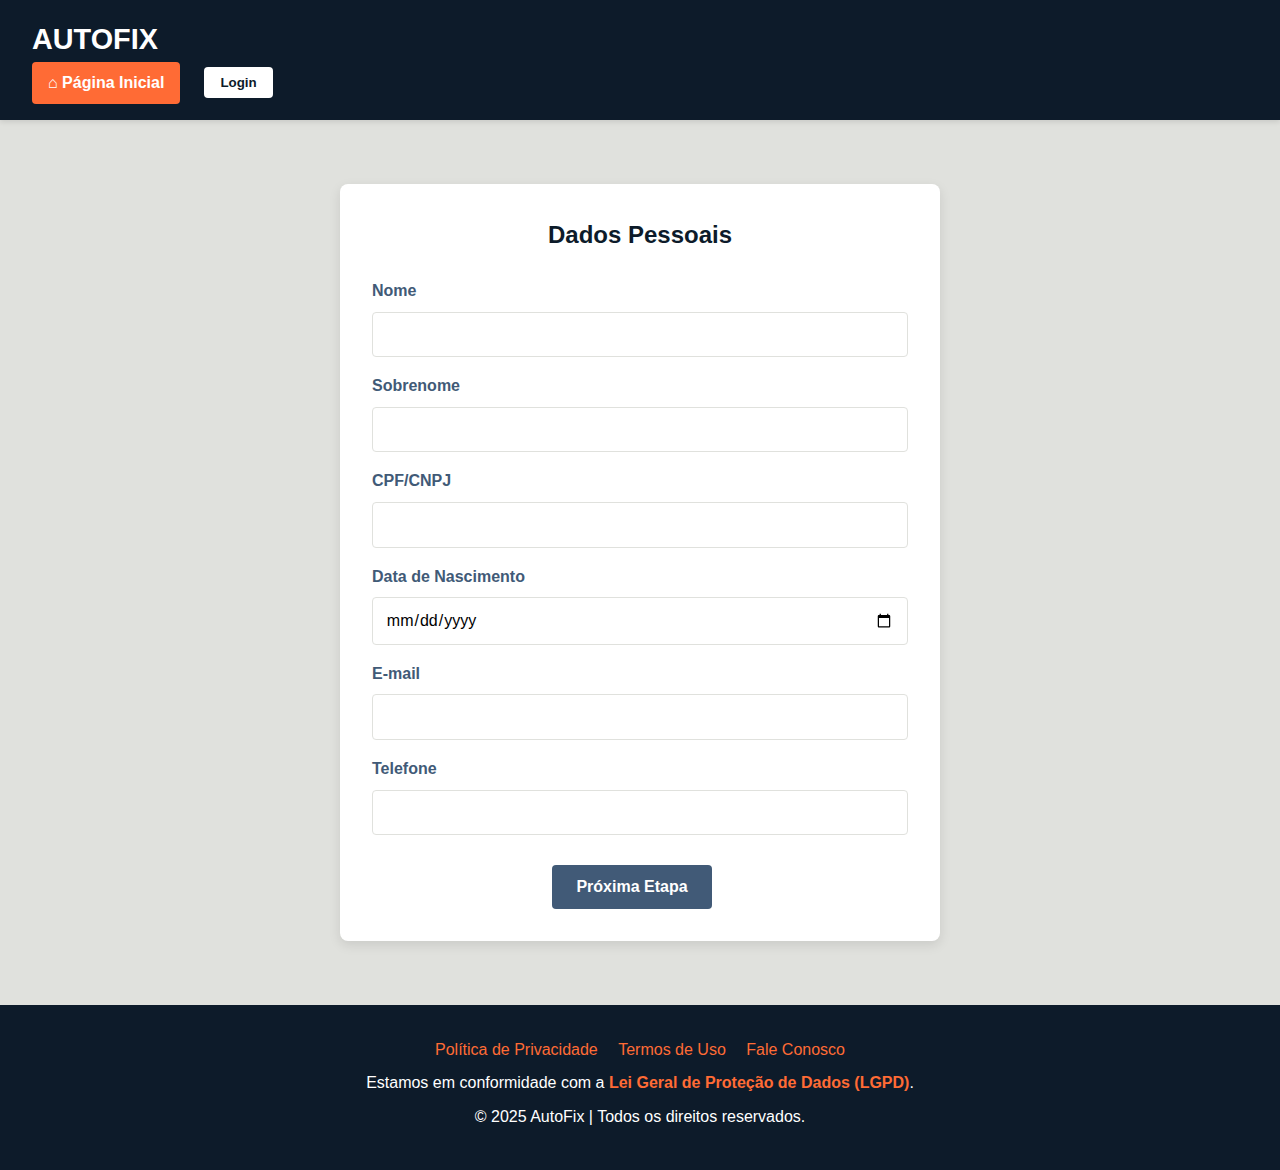
<file: trabalho facul/cadastro.html>
<!DOCTYPE html>
<html lang="pt-BR">

<head>
    <meta charset="UTF-8">
    <meta name="viewport" content="width=device-width, initial-scale=1.0">
    <link rel="stylesheet" href="Assets/Styles/Cadastro/Cadastro.css">
    <title>Cadastro</title>
    <script>
        function mostrarEtapa(etapa) {
            document.querySelectorAll('.etapa').forEach(e => e.style.display = 'none');
            document.getElementById(etapa).style.display = 'block';
        }
        
        function buscarCEP() {
            let cep = document.getElementById('cep').value;
            if (cep.length === 8) {
                fetch(`https://viacep.com.br/ws/${cep}/json/`)
                    .then(response => response.json())
                    .then(data => {
                        if (!data.erro) {
                            document.getElementById('logradouro').value = data.logradouro;
                            document.getElementById('bairro').value = data.bairro;
                            document.getElementById('cidade').value = data.localidade;
                            document.getElementById('estado').value = data.uf;
                        } else {
                            alert('CEP não encontrado!');
                        }
                    });
            } else {
                alert('Digite um CEP válido!');
            }
        }

        function identificarBandeira() {
            let numeroCartao = document.getElementById('numeroCartao').value;
            let bandeiraTexto = document.getElementById('bandeiraTexto');
            let primeirosDigitos = numeroCartao.substring(0, 4);
            
            if (/^4/.test(primeirosDigitos)) {
                bandeiraTexto.innerHTML = "Visa";
            } else if (/^5[1-5]/.test(primeirosDigitos)) {
                bandeiraTexto.innerHTML = "MasterCard";
            } else if (/^3[47]/.test(primeirosDigitos)) {
                bandeiraTexto.innerHTML = "American Express";
            } else {
                bandeiraTexto.innerHTML = "Número inválido";
            }
        }
    </script>
     <style>
        /* body {
            display: flex;
            flex-direction: column;
            min-height: 100vh;
        }
        main {
            flex: 1;
        }
        .rodape {
            background-color: orange;
            padding: 20px;
            text-align: center;
            color: white;
            position: fixed;
            bottom: 0;
            width: 100%;
        } */
    </style>
</head>

<body>
    <header class="cabecario_header">
        <div class="container_nagavegacao interface">
            <a href="index.html" class="logo"> AUTOFIX </a>
            <nav class="navegacao">
                <a href="index.html">&#8962; Página Inicial</a>
                <button class="btn btn_branco" onclick="window.location.href='login.html'">Login</button>
            </nav>
        </div>
    </header>

    <main>
        <div class="form-container interface">
            <form>
                <!-- Etapa 1 - Dados Pessoais -->
                <div id="etapa1" class="etapa">
                    <h2> Dados Pessoais</h2> 
                    <label>Nome</label>
                    <input type="text" required>
                    <label>Sobrenome</label>
                    <input type="text" required>
                    <label>CPF/CNPJ</label>
                    <input type="text" required>
                    <label>Data de Nascimento</label>
                    <input type="date" required>
                    <label>E-mail</label>
                    <input type="email" required>
                    <label>Telefone</label>
                    <input type="text" required>
                    <div class="div-btn">
                        <button type="button" onclick="mostrarEtapa('etapa2')">Próxima Etapa</button></div>
                </div>

                <!-- Etapa 2 - Endereço -->
                <div id="etapa2" class="etapa" style="display: none;">
                    <h2> Endereço</h2> 
                    <label>CEP</label>
                    <div class="cep-container">
                        <input type="text" id="cep" required>
                        <button type="button" onclick="buscarCEP()">🔍</button>
                    </div>
                    <label>Logradouro</label>
                    <input type="text" id="logradouro" required>
                    <label>Número</label>
                    <input type="text" id="numero">
                    <input type="checkbox" id="semNumero"><label for="semNumero">Sem número</label>
                    <label>Bairro</label>
                    <input type="text" id="bairro" required>
                    <label>Cidade</label>
                    <input type="text" id="cidade" required>
                    <label>Estado</label>
                    <input type="text" id="estado" required>
                    <label>Complemento</label>
                    <input type="text" id="complemento">
                    <div class="div-btn">
                        <button type="button" onclick="mostrarEtapa('etapa1')">Voltar</button>
                        <button type="button" onclick="mostrarEtapa('etapa3')">Próxima Etapa</button></div>
                </div>

                <!-- Etapa 3 - Dados de Cobrança -->
                <div id="etapa3" class="etapa" style="display: none;">
                    <h2> Dados de Cobrança</h2>
                    <label>Nome no Cartão</label>
                    <input type="text" required>
                    <label>Número do Cartão</label>
                    <input type="text" id="numeroCartao" onkeyup="identificarBandeira()" required>
                    <span id="bandeiraTexto"></span>
                    <label>Data de Validade</label>
                    <input type="month" required>
                    <label>Código de Segurança (CVV)</label>
                    <input type="text" required>
                    <div class="div-btn">
                        <button type="button" onclick="mostrarEtapa('etapa2')">Voltar</button>
                        <button type="submit">Finalizar Cadastro</button>
                    </div>
                </div>
            </form>
        </div>
    </main>
    
    <footer class="rodape">
        <div class="rodape-container interface">
            <a href="politicas.html">Política de Privacidade</a> 
                 <a href="termos.html" >Termos de Uso</a>
                 <a href="contato.html" >Fale Conosco </a></p>

            <p>Estamos em conformidade com a <strong>Lei Geral de Proteção de Dados (LGPD)</strong>.</p>
            <p>© 2025 AutoFix | Todos os direitos reservados.</p>

        </div>
    </footer>
</body>
</html>
</file>
<file: Projeto4semestre/Assets/Styles/Home/Home.css>
/* ! Variáveis de cores */
:root {
  --color-cinza: #e0e1dd;
  --color-laranja: #ff6b35;
  --color-AZLCLARO: #415a77;
  --color-AZLESCURO: #0d1b2a;
  --cor-laranja: #ff6b35;
  --cor-azul-claro: #415a77;
  --cor-azul-escuro: #0d1b2a;
  --cor-verde: #28a745;
  --cor-amarelo: #ffc107;
  --cor-vermelho: #dc3545;
}

/* ! Reset e base */
* {
  margin: 0;
  padding: 0;
  box-sizing: border-box;
  font-family: "Roboto Flex", sans-serif;
}

body {
  background-color: #f0f0f0;
  color: var(--color-AZLESCURO);
  line-height: 1.6;
}

a {
  text-decoration: none;
  color: inherit;
}

/* ! Overlay de fundo do popup */
.overlay {
  position: fixed;
  top: 0;
  left: 0;
  width: 100vw;
  height: 100vh;
  background-color: rgba(0, 0, 0, 0.651);
  display: none;
  z-index: 10;
  backdrop-filter: blur(1px);
}

/* Cabeçalho */
.cabecalho {
  background: var(--cor-azul-escuro);
  color: white;
  padding: 2rem 0;
  position: fixed;
  width: 100%;
  top: 0;
  z-index: 1000;
  box-shadow: 0 2px 10px rgba(0, 0, 0, 0.1);
}

.container {
  max-width: 1200px;
  margin: 0 auto;
  padding: 0 1rem;
}

.cabecalho-conteudo {
  display: flex;
  justify-content: space-between;
  align-items: center;
}

.logo {
  display: flex;
  align-items: center;
  gap: 0.5rem;
  font-size: 1.5rem;
  font-weight: bold;
  color: white;
  text-decoration: none;
}

.logo i {
  color: var(--cor-laranja);
}

.menu-navegacao {
  display: flex;
  gap: 2rem;
  list-style: none;
  align-items: center;
}

.menu-navegacao a {
  color: white;
  text-decoration: none;
  transition: color 0.3s;
}

.menu-navegacao a:hover {
  color: var(--cor-laranja);
}

.cabecalho-botoes {
  display: flex;
  gap: 1rem;
}

.botao {
  padding: 0.5rem 1rem;
  border: none;
  border-radius: 0.5rem;
  cursor: pointer;
  font-size: 0.9rem;
  transition: all 0.3s;
  text-decoration: none;
  display: inline-flex;
  align-items: center;
  gap: 0.5rem;
}

.botao-primario {
  background: var(--cor-laranja);
  color: white;
}

.botao-primario:hover {
  background: #e55a2f;
}

.botao-contorno {
  background: transparent;
  color: var(--cor-laranja);
  border: 2px solid var(--cor-laranja);
}

.botao-contorno:hover {
  background: var(--cor-laranja);
  color: white;
}

.botao-secundario {
  background: #6c757d;
  color: white;
}

.botao-perigo {
  background: var(--cor-vermelho);
  color: white;
}

.botao-pequeno {
  padding: 0.25rem 0.75rem;
  font-size: 0.8rem;
}

.popup {
  position: fixed;
  top: 50%;
  left: 50%;
  transform: translate(-50%, -50%);
  background-color: #fff;
  border-radius: 12px;
  display: none;
  z-index: 999;
  box-shadow: 0 8px 30px rgba(0, 0, 0, 0.25);
  width: 90%;
  max-width: 440px;
  animation: aparecerPop 0.3s ease-out;
  overflow: hidden;
}

/* Animação suave pra dar aquele charme */
@keyframes aparecerPop {
  from {
    opacity: 0;
    transform: translate(-50%, -60%);
  }
  to {
    opacity: 1;
    transform: translate(-50%, -50%);
  }
}

.popup-content {
  display: flex;
  flex-direction: column;
  gap: 1.5rem;
  position: relative;
  padding: 3.5rem 2rem 2rem;
}

/* Botão de fechar (X) */
.popup-content .fechar {
  position: absolute;
  top: 1rem;
  right: 1rem;
  background: none;
  border: none;
  color: #e63946;
  font-size: 1.4rem;
  font-weight: bold;
  cursor: pointer;
  transition: color 0.2s ease;
}

.popup-content .fechar:hover {
  color: #b71c1c;
}

/* Título */
.popup-content h2 {
  color: var(--color-AZLESCURO);
  font-size: 1.75rem;
  text-align: center;
}

/* Inputs */
.popup-content input {
  padding: 0.75rem;
  border: 1px solid #ccc;
  border-radius: 8px;
  font-size: 1rem;
  outline: none;
  transition: border-color 0.3s ease;
}

.popup-content input:focus {
  border-color: var(--color-AZLESCURO);
}

/* Botões principais */
.popup-content button {
  padding: 0.75rem;
  background: var(--color-laranja);
  color: #fff;
  border: none;
  border-radius: 8px;
  font-size: 1rem;
  cursor: pointer;
  transition: background 0.3s ease;
}

.popup-content button:hover {
  background: #e55a2f; /* Um laranjinha mais escuro */
}

/* Botões dentro do container (Sim / Não) */
.container_buttons {
  display: flex;
  gap: 1rem;
  width: 100%;
}

.container_buttons button {
  flex: 1;
}
/* ! Sessão principal */
.home {
  padding-top: 85px;
}

.home_conteudo {
  background-image: url("../../Imgs/banner1.png");
  background-position: center;
  background-size: cover;
  background-repeat: no-repeat;
  color: white;
  height: 530px;
}

.home_conteudo .home_content {
  max-width: 500px;
  text-align: left;
  padding-top: 80px;
}

.home_conteudo .home_content h1 {
  font-size: 48px;
  margin-bottom: 20px;
  font-weight: 200;
}

.home_conteudo .home_content h1 span {
  font-weight: 700;
}

.home_conteudo .home_content p {
  font-size: 18px;
  line-height: 26px;
  font-weight: 200;
  margin-bottom: 30px;
  color: #f0f0f0;
}

.home_conteudo .home_content .container_buttons {
  display: flex;
  max-width: 400px;
  width: 98%;
  gap: 20px;
}
.home_conteudo .home_content .container_buttons a {
  width: 100%;
}

/* ! Cards */

.container_cards .card {
  background-color: #e9e9e9;
  border: none;
  color: #000000;
  border-radius: 15px;
  text-align: center;
  transition: 0.3s;
  cursor: pointer;
  padding-top: 14px;
}

.container_cards .card .card_content {
  padding: 0px 20px 20px 20px;
}

.container_cards .card:hover {
  transform: translateY(-5px);
  box-shadow: 0px 8px 12px 2px rgba(0, 0, 0, 0.26);
}

.container_cards .card svg {
  margin-bottom: 15px;
  width: 100%;
}

.container_cards .card h2 {
  margin-bottom: 10px;
  font-weight: 700;
  color: #2e2e2e;
}

.container_cards .card p {
  font-size: 0.95rem;
  min-height: 70px;
}

/* ! Rodapé */
.rodape {
  background-color: #0d1b2a;
  padding: 2rem;
  text-align: center;
  color: #ffffff;
  position: relative;
  bottom: 0;
  width: 100%;
}
.rodape a {
  color: #ff6b35;
  text-decoration: none;
  margin: 0 0.5rem;
  transition: color 0.3s;
}
.rodape a:hover {
  color: #e0e1dd;
  text-decoration: underline;
}
.rodape p {
  margin: 0.5rem 0;
}
.rodape strong {
  color: #ff6b35;
}

/* ! Interface padrão */
.interface {
  max-width: 1080px;
  margin: 0 auto;
  width: 98%;
}

.interface2 {
  max-width: 1280px;
  margin: 0 auto;
  width: 98%;
}

@media (max-width: 768px) {
  .home_conteudo {
    background-image: url("../../Imgs/bannerMobille.png");
    background-position: bottom;
    height: 740px;
    padding: 20px 0px;
  }

  .home_conteudo .home_content {
    max-width: 500px;
    width: 98%;
    text-align: center;
    margin: 0 auto;
  }

  .home_conteudo .home_content .container_buttons {
    margin: 0 auto;
  }

  .home_conteudo .home_content p {
    font-size: 17px;
  }
}

/* sociais */
/* From Uiverse.io by akshayjalluri6 */
.container_social {
  display: flex;
  gap: 10px;
  height: 100px;
  padding: 30px 0px 0px 0px;
}

.Btn {
  border: none;
  border-radius: 50%;
  width: 55px;
  height: 55px;
  display: flex;
  align-items: center;
  justify-content: center;
  transition-duration: 0.4s;
  cursor: pointer;
  position: relative;
  overflow: hidden;
}

.instagram {
  background: #f09433;
  background: -moz-linear-gradient(
    45deg,
    #f09433 0%,
    #e6683c 25%,
    #dc2743 50%,
    #cc2366 75%,
    #bc1888 100%
  );
  background: -webkit-linear-gradient(
    45deg,
    #f09433 0%,
    #e6683c 25%,
    #dc2743 50%,
    #cc2366 75%,
    #bc1888 100%
  );
  background: linear-gradient(
    45deg,
    #f09433 0%,
    #e6683c 25%,
    #dc2743 50%,
    #cc2366 75%,
    #bc1888 100%
  );
  filter: progid:DXImageTransform.Microsoft.gradient( startColorstr='#f09433', endColorstr='#bc1888',GradientType=1 );
}

.youtube {
  background-color: #ff0000;
}

.twitter {
  background-color: #1da1f2;
}

.Btn:hover {
  width: 110px;
  transition-duration: 0.4s;
  border-radius: 30px;
}

.Btn:hover .text {
  opacity: 1;
  transition-duration: 0.4s;
}

.Btn:hover .svgIcon {
  opacity: 0;
  transition-duration: 0.3s;
}

.text {
  position: absolute;
  color: rgb(255, 255, 255);
  width: 120px;
  font-weight: 600;
  opacity: 0;
  transition-duration: 0.4s;
}

.svgIcon {
  transition-duration: 0.3s;
}

.svgIcon path {
  fill: white;
}

@keyframes aparecerPop {
  0% {
    opacity: 0;
    margin-left: -50px;
  }

  100% {
    opacity: 1;
    margin-left: 0px;
  }
}
</file>
<file: Projeto4semestre/Assets/Styles/conteudoPage/style.css>
.conteudoPage_hero {
  min-height: 500px;
  display: flex;
  align-items: center;
}
.conteudoPage_hero .container_cards {
  padding: 100px 0px;
  width: 100%;
  display: grid;
  grid-template-columns: repeat(auto-fit, minmax(200px, 1fr));
  gap: 30px;
}

.servicos {
  min-height: 800px;
}
.servicos .servicos_container {
  display: flex;
  flex-direction: column;
  gap: 80px;
  padding-top: 28px;
}
.servicos_card2 {
  display: flex;
  flex-direction: row-reverse;
}
@media (max-width: 800px) {
  .servicos_card2 {
    display: flex;
    flex-direction: column;
  }
}
.servicos_card1 {
  display: flex;
  flex-direction: row;
}
@media (max-width: 800px) {
  .servicos_card1 {
    display: flex;
    flex-direction: column;
  }
}
.servicos_card {
  justify-content: center;
  display: flex;
  align-items: center;
  gap: 20px;
  font-size: 18px;
  color: #2c2c2c;
  font-weight: 300;
}
.servicos_card .container_imagem {
  height: 100%;
  min-width: 404px;
}
@media (max-width: 450px) {
  .servicos_card .container_imagem {
    min-width: 100%;
  }
}
.servicos_card .container_imagem img {
  width: 100%;
  height: 100%;
}
.servicos_card h4 {
  color: #e55a2f;
  font-size: 24px;
}
.servicos_card p {
  padding: 8px 0px;
  line-height: 26px;
}
.servicos_card ul {
  padding-left: 20px;
  display: flex;
  flex-direction: column;
  gap: 8px;
}

.sobre {
  padding-top: 100px;
}

/*# sourceMappingURL=style.css.map */
</file>
<file: Projeto4semestre/Assets/Styles/global/components.css>
:root {
    --color-cinza: #E0E1DD;
    --color-laranja: #FF6B35;
    --color-AZLCLARO: #415A77;
    --color-AZLESCURO: #0D1B2A;
    --color-cinza2: #e9e9e9;;
  }

  html{
    scroll-behavior: smooth;
  }



.desktop{
    display: flex;
}

.mobille{
    display: none;
}

/* ! Botões reutilizáveis */

.btn_branco {
    background: none;
    border: 2px solid white;
    color: white;
    padding: 6px 14px;
    cursor: pointer;
    border-radius: 8px;
    transition: 0.3s;
}
  
.btn_branco:hover {
    background: '#FF6B35';
    border-color: '#FF6B35';
    color: white;
}
  

.btn {
    width: 100%;
    min-width: 100px;
    height: 40px;
    font-weight: bold;
    border-radius: 8px;
    cursor: pointer;
    border: none;
    transition: 0.3s;
}

.btn.btn_laranja {
    background-color: var(--color-laranja);
    color: white;
}

.btn.btn_laranja:hover {
    background-color: #d64f26; /* Simulação do darken */
    transform: scale(0.98);
    color: white;
}

.btn.btn_laranja2 {
    background-color: transparent;
    border: 2px solid white;
    color: white;
}

.btn.btn_laranja2:hover {
    background-color: white;
    color: var(--color-AZLESCURO);
}

/* title */

.title{
    font-size: 24px;
    font-weight: 300;
}

.title_big{
    font-size: 30px;
    font-weight: 300;
}

.title_big2{
    font-size: 30px;
    font-weight: 300;
}

.title_big2 span{
    font-weight: 700;
    
}

.title span, .title_big span{

    font-weight: 700;
    color: var(--color-laranja);
}

/* container imagem dividida */

.container_flex{
    width: 100%;
    display: flex;
    height: 868px;
}

.container_flex1{
    width: 100%;
    flex-direction: row;
    height: 868px;
    background-color: var(--color-laranja);

}
.container_flex2{
    width: 100%;
    height: 868px;
    flex-direction: row-reverse;
    background-color: var(--color-cinza2);

}

.container_flex > div{
    width: 100%;
    display: flex;
    justify-content: center;
    align-items: center;
}

.container_flex .container_flex_content{
    width: 70%;
    flex-direction: column;
    align-items: start;
}

.container_flex .container_flex_content.primeiro{
    color: white;
}

.container_flex .container_flex_content p{
    font-size: 18px;
    line-height: 26px;
    font-weight: 300;
    padding-top: 40px;
    

}

.container_flex .flex_imagem img{
    width: 100%;
    display: flex;
    height: 100%;
    object-fit: cover;
}






/* responsividade */


@media(max-width: 768px) {
    .desktop{
        display: none;
    }

    .mobille{
        display: flex;
    }

    
}

@media(max-width: 1180px) {
    

    .container_flex .flex_imagem{
        width: 100%;
        display: flex;
        height: 100%;
        max-height: 500px;
    }

    .container_flex .flex_imagem img{
        width: 100%;
        max-height: 500px;
    }

    .container_flex{
        width: 100%;
        display: flex;
        flex-direction: column;
        height: max-content;
    }
    
    .container_flex1{
        flex-direction: column;
    
    }
    .container_flex2{
        flex-direction: column;
    
    }

    .container_flex .container_flex_content{
        padding: 80px 0px;
        width: 98%;
        margin: 0 auto;
    }
    
}
</file>
<file: trabalho facul/Assets/Styles/Home/style.css>
/*  estilos globais */

:root{
    --color-cinza: #E0E1DD;
    --color-laranja: #FF6B35;
    --color-AZLCLARO: #415A77;
    --color-AZLESCURO: #0D1B2A;
}

*{
    padding: 0;
    margin: 0;
    box-sizing: border-box;
    font-family:  'Roboto Flex', Arial, sans-serif;
    
}
 
body{
    
    background-color: var(--color-AZLESCURO);
    color: var(--color-cinza);
}

.interface{
    max-width: 1080px;
    margin: 0 auto;
}

a{
    color: inherit;
    text-decoration: none;
}  

.btn{
    border: none;
    width: 120px;
    height: 35px;
    border-radius: 2000px;
    font-size: 16px;
    font-weight: 600;
}

.btn{
    border: none;
    width: 220px;
    height: 35px;
    border-radius: 2000px;
    font-size: 16px;
    font-weight: 600;
    cursor: pointer;
}

.btnH{
    height: 50px;
}

.btn_branco{
    background: var(--color-cinza);
    width: 120px;
}

.btn_laranja{
    color: var(--color-laranja);
    border: 3px solid  var(--color-laranja);
    background-color: transparent;
}

.btn_laranja2{
    color: var(--color-cinza);
    background-color: var(--color-laranja);
}

.card{
    display: flex;

    flex-direction: column;
    border: 3px solid var(--color-laranja);
    border-top: 1px;
    border-bottom: 1px solid var(--color-laranja);
    width: 100%;
    min-height: 300px;
    border-radius: 24px;
    overflow: hidden;
}


.card img{
    width: 100%;
    object-fit: contain;
    min-height: 131px;

}

.card h2{
    font-size: 18px;
    margin-top: 8px;

}

.card p{
    font-size: 18px;
    margin-top: 8px;
    font-weight: 100;
    min-height: 64px;
}

.card .card_content{
    padding: 0px 8px;
}

.card .btn_laranja{
    width: 100%;
    margin-top: 8px;;
}

/*  estilos da cabeçalho */


.cabecario_header{
    background-color: var(--color-laranja);
    width: 100%;
}

.cabecario_header .container_nagavegacao{
    margin: 0 auto;
    display: flex;
    align-items: center;
    justify-content: space-between;
    font-weight: 900;
    font-size: 40px;
    padding: 10px 0px;
}

.cabecario_header .container_nagavegacao .logo{
    font-weight: 900;
    font-size: 40px;
}

.cabecario_header .container_nagavegacao .navegacao{
    display: flex;
    align-items: center;
    gap: 2rem;
}

.cabecario_header .container_nagavegacao .navegacao a{
    font-size: 16px;
    font-weight: 600;
}

.home_conteudo{
    background-image: url(../../Imgs/PRINCIPAL2.png);
    background-position: right;
    background-size: cover;
    background-repeat: no-repeat;
    height: 450px;
    width: 100%;
}

.home_conteudo .home_content{
    padding-top: 90px;
}

.home_conteudo .home_content h1{
    font-weight: 900;
    font-size: 50px;
}

.home_conteudo .home_content p{
    font-size: 18px;
    color: rgb(216, 216, 216);
    margin-top: 4px;
    max-width: 600px;
    font-weight: 100;
    line-height: 22px;
    max-width: 530px;;
}


.home_content .container_buttons{
   margin-top: 50px;
   display: flex;
   gap: 18px;
}

/* hero content */

.container_cards{
    margin-top: 40px;
    display: grid;
    grid-template-columns: repeat(auto-fit, minmax(100px, 240px));
    justify-content: space-between;

}
</file>
<file: Projeto4semestre/Assets/Styles/agendamentos/agendamentos.css>
:root {
  --cor-cinza: #e0e1dd;
  --cor-laranja: #ff6b35;
  --cor-azul-claro: #415a77;
  --cor-azul-escuro: #0d1b2a;
  --cor-verde: #28a745;
  --cor-amarelo: #ffc107;
  --cor-vermelho: #dc3545;
}

* {
  margin: 0;
  padding: 0;
  box-sizing: border-box;
}

body {
  font-family: "Segoe UI", Tahoma, Geneva, Verdana, sans-serif;
  background-color: #f8f9fa;
  color: var(--cor-azul-escuro);
  line-height: 1.6;
}

/* Cabeçalho */
.cabecalho {
  background: var(--cor-azul-escuro);
  color: white;
  padding: 2rem 0;
  position: fixed;
  width: 100%;
  top: 0;
  z-index: 1000;
  box-shadow: 0 2px 10px rgba(0, 0, 0, 0.1);
}

.container {
  max-width: 1200px;
  margin: 0 auto;
  padding: 0 1rem;
}

.cabecalho-conteudo {
  display: flex;
  justify-content: space-between;
  align-items: center;
}

.logo {
  display: flex;
  align-items: center;
  gap: 0.5rem;
  font-size: 1.5rem;
  font-weight: bold;
  color: white;
  text-decoration: none;
}

.logo i {
  color: var(--cor-laranja);
}

.menu-navegacao {
  display: flex;
  gap: 2rem;
  list-style: none;
}

.menu-navegacao a {
  color: white;
  text-decoration: none;
  transition: color 0.3s;
}

.menu-navegacao a:hover {
  color: var(--cor-laranja);
}

.cabecalho-botoes {
  display: flex;
  gap: 1rem;
}

.botao {
  padding: 0.5rem 1rem;
  border: none;
  border-radius: 0.5rem;
  cursor: pointer;
  font-size: 0.9rem;
  transition: all 0.3s;
  text-decoration: none;
  display: inline-flex;
  align-items: center;
  gap: 0.5rem;
}

.botao-primario {
  background: var(--cor-laranja);
  color: white;
}

.botao-primario:hover {
  background: #e55a2f;
}

.botao-contorno {
  background: transparent;
  color: var(--cor-laranja);
  border: 2px solid var(--cor-laranja);
}

.botao-contorno:hover {
  background: var(--cor-laranja);
  color: white;
}

.botao-secundario {
  background: #6c757d;
  color: white;
}

.botao-perigo {
  background: var(--cor-vermelho);
  color: white;
}

.botao-pequeno {
  padding: 0.25rem 0.75rem;
  font-size: 0.8rem;
}

/* Título da Página */
.titulo-pagina {
  background: linear-gradient(
    135deg,
    var(--cor-azul-escuro),
    var(--cor-azul-claro)
  );
  color: white;
  padding: 4rem 0 2rem;
  margin-top: 70px;
  text-align: center;
}

.titulo-pagina h1 {
  font-size: 2.5rem;
  margin-bottom: 0.5rem;
}

.titulo-pagina .destaque {
  color: var(--cor-laranja);
}

/* Conteúdo Principal */
.conteudo-principal {
  padding: 2rem 0;
}

/* Abas */
.abas {
  margin-bottom: 2rem;
}

.botoes-aba {
  display: flex;
  gap: 0.5rem;
  margin-bottom: 2rem;
  border-bottom: 2px solid #e9ecef;
}

.botao-aba {
  padding: 1rem 1.5rem;
  background: none;
  border: none;
  cursor: pointer;
  font-size: 1rem;
  color: var(--cor-azul-claro);
  border-radius: 0.5rem 0.5rem 0 0;
  transition: all 0.3s;
  display: flex;
  align-items: center;
  gap: 0.5rem;
}

.botao-aba.ativo {
  background: var(--cor-laranja);
  color: white;
}

.conteudo-aba {
  display: none;
}

.conteudo-aba.ativo {
  display: block;
}

/* Cartões */
.cartao {
  background: white;
  border-radius: 0.75rem;
  box-shadow: 0 2px 10px rgba(0, 0, 0, 0.1);
  margin-bottom: 1rem;
  transition: transform 0.3s, box-shadow 0.3s;
}

.cartao:hover {
  transform: translateY(-2px);
  box-shadow: 0 4px 20px rgba(0, 0, 0, 0.15);
}

.cartao-conteudo {
  padding: 1.5rem;
}

/* Cartões de Agendamento */
.cartao-agendamento {
  display: flex;
  align-items: center;
  gap: 1.5rem;
}

.caixa-data {
  background: var(--cor-laranja);
  color: white;
  padding: 1rem;
  border-radius: 0.75rem;
  text-align: center;
  min-width: 80px;
  flex-shrink: 0;
}

.caixa-data .dia {
  font-size: 1.5rem;
  font-weight: bold;
}

.caixa-data .mes {
  font-size: 0.8rem;
}

.caixa-data .hora {
  font-size: 0.9rem;
  margin-top: 0.25rem;
}

.info-agendamento {
  flex: 1;
}

.cabecalho-agendamento {
  display: flex;
  justify-content: space-between;
  align-items: start;
  margin-bottom: 0.5rem;
}

.titulo-agendamento {
  font-size: 1.25rem;
  font-weight: 600;
  margin: 0;
}

.selo-status {
  padding: 0.25rem 0.75rem;
  border-radius: 1rem;
  font-size: 0.8rem;
  font-weight: 600;
}

.status-pendente {
  background: #fff3cd;
  color: #856404;
}

.status-confirmado {
  background: #d4edda;
  color: #155724;
}

.status-concluido {
  background: #d1ecf1;
  color: #0c5460;
}

.descricao-agendamento {
  color: #6c757d;
  margin-bottom: 0.5rem;
}

.veiculo-agendamento {
  font-size: 0.9rem;
  color: #6c757d;
  display: flex;
  align-items: center;
  gap: 0.5rem;
}

.acoes-agendamento {
  display: flex;
  flex-direction: column;
  gap: 0.5rem;
}

/* Cartões de Serviço */
.grade-servicos {
  display: grid;
  grid-template-columns: repeat(auto-fit, minmax(300px, 1fr));
  gap: 1.5rem;
}

.cartao-servico {
  text-align: center;
}

.icone-servico {
  width: 70px;
  height: 70px;
  background: var(--cor-laranja);
  border-radius: 50%;
  display: flex;
  align-items: center;
  justify-content: center;
  margin: 0 auto 1rem;
  color: white;
  font-size: 1.5rem;
}

.titulo-servico {
  font-size: 1.25rem;
  font-weight: 600;
  margin-bottom: 0.5rem;
}

.descricao-servico {
  color: #6c757d;
  margin-bottom: 1rem;
}

.detalhes-servico {
  margin-bottom: 1rem;
}

.detalhe-servico {
  display: flex;
  align-items: center;
  justify-content: center;
  gap: 0.5rem;
  font-size: 0.9rem;
  color: #6c757d;
  margin-bottom: 0.25rem;
}

.preco-servico {
  font-size: 1.1rem;
  font-weight: bold;
  color: var(--cor-laranja);
  margin-bottom: 1rem;
}

/* Modal */
.modal {
  display: none;
  position: fixed;
  top: 0;
  left: 0;
  width: 100%;
  height: 100%;
  background: rgba(0, 0, 0, 0.5);
  z-index: 2000;
}

.modal.ativo {
  display: flex;
  align-items: center;
  justify-content: center;
}

.modal-conteudo {
  background: white;
  padding: 2rem;
  border-radius: 1rem;
  width: 90%;
  max-width: 500px;
  max-height: 90vh;
  overflow-y: auto;
  position: relative;
}

.modal-cabecalho {
  display: flex;
  justify-content: space-between;
  align-items: center;
  margin-bottom: 1.5rem;
}

.modal-titulo {
  font-size: 1.5rem;
  font-weight: 600;
  margin: 0;
}

.botao-fechar {
  background: none;
  border: none;
  font-size: 1.5rem;
  cursor: pointer;
  color: #6c757d;
}

.grupo-formulario {
  margin-bottom: 1rem;
}

.rotulo-formulario {
  display: block;
  margin-bottom: 0.5rem;
  font-weight: 500;
}

.entrada-formulario,
.selecao-formulario,
.area-texto-formulario {
  width: 100%;
  padding: 0.75rem;
  border: 1px solid #ddd;
  border-radius: 0.5rem;
  font-size: 1rem;
}

.entrada-formulario:focus,
.selecao-formulario:focus,
.area-texto-formulario:focus {
  outline: none;
  border-color: var(--cor-laranja);
}

.linha-formulario {
  display: grid;
  grid-template-columns: 1fr 1fr;
  gap: 1rem;
}

.acoes-modal {
  display: flex;
  gap: 1rem;
  margin-top: 1.5rem;
}

.acoes-modal .botao {
  flex: 1;
}

/* Estado Vazio */
.estado-vazio {
  text-align: center;
  padding: 3rem 1rem;
  color: #6c757d;
}

.estado-vazio i {
  font-size: 3rem;
  margin-bottom: 1rem;
  color: #dee2e6;
}

.estado-vazio h3 {
  margin-bottom: 0.5rem;
}

.estado-vazio p {
  margin-bottom: 1.5rem;
}

/* Cabeçalho de Seção */
.cabecalho-secao {
  display: flex;
  justify-content: space-between;
  align-items: center;
  margin-bottom: 1.5rem;
}

.titulo-secao {
  font-size: 1.75rem;
  font-weight: 600;
  margin: 0;
}

/* Rodapé */
.rodape {
  background: var(--cor-azul-escuro);
  color: white;
  text-align: center;
  padding: 2rem 0;
  margin-top: 3rem;
}

.rodape a {
  color: var(--cor-laranja);
  text-decoration: none;
}

.rodape a:hover {
  color: var(--cor-cinza);
}

/* Responsivo */
@media (max-width: 768px) {
  .cabecalho-conteudo {
    flex-direction: column;
    gap: 1rem;
  }

  .menu-navegacao {
    display: none;
  }

  .cartao-agendamento {
    flex-direction: column;
    text-align: center;
  }

  .cabecalho-agendamento {
    flex-direction: column;
    align-items: center;
    gap: 0.5rem;
  }

  .acoes-agendamento {
    flex-direction: row;
    justify-content: center;
  }

  .botoes-aba {
    flex-wrap: wrap;
  }

  .botao-aba {
    flex: 1;
    min-width: 120px;
  }

  .linha-formulario {
    grid-template-columns: 1fr;
  }

  .grade-servicos {
    grid-template-columns: 1fr;
  }
}

/* Animações */
@keyframes aparecer {
  from {
    opacity: 0;
    transform: translateY(20px);
  }
  to {
    opacity: 1;
    transform: translateY(0);
  }
}

.cartao {
  animation: aparecer 0.3s ease-out;
}

/* Mensagem de Sucesso */
.mensagem-sucesso {
  background: #d4edda;
  color: #155724;
  padding: 1rem;
  border-radius: 0.5rem;
  margin-bottom: 1rem;
  border: 1px solid #c3e6cb;
  display: none;
}

.mensagem-sucesso.mostrar {
  display: block;
  animation: aparecer 0.3s ease-out;
}
</file>
<file: Projeto4semestre/Assets/Styles/Cadastro/Cadastro.css>
* {
  margin: 0;
  padding: 0;
  box-sizing: border-box;
  font-family: "Segoe UI", Tahoma, Geneva, Verdana, sans-serif;
}

body {
  display: flex;
  flex-direction: column;
  min-height: 100vh;
  background-color: #E0E1DD;
  color: #0D1B2A;
  line-height: 1.6;
}

.cabecario_header {
  background-color: #0D1B2A;
  padding: 1rem 2rem;
  box-shadow: 0 2px 5px rgba(0, 0, 0, 0.1);
}
.cabecario_header .container_navegacao {
  display: flex;
  justify-content: space-between;
  align-items: center;
  max-width: 1200px;
  margin: 0 auto;
}
.cabecario_header .logo {
  color: #FFFFFF;
  font-size: 1.8rem;
  font-weight: bold;
  text-decoration: none;
}
.cabecario_header .navegacao {
  display: flex;
  align-items: center;
  gap: 1.5rem;
}
.cabecario_header .navegacao a {
  text-decoration: none;
  padding: 0.5rem 1rem;
  border-radius: 4px;
  border: none;
  cursor: pointer;
  font-weight: 600;
  transition: all 0.3s;
  background-color: #FF6B35;
  color: #FFFFFF;
}
.cabecario_header .navegacao a:hover {
  background-color: #FFFFFF;
  color: #0D1B2A;
}
.cabecario_header .btn {
  padding: 0.5rem 1rem;
  border-radius: 4px;
  border: none;
  cursor: pointer;
  font-weight: 600;
  transition: all 0.3s;
}
.cabecario_header .btn_branco {
  background-color: #FFFFFF;
  color: #0D1B2A;
}
.cabecario_header .btn_branco:hover {
  background-color: #FF6B35;
  color: #FFFFFF;
}

main {
  flex: 1;
  padding: 2rem;
  display: flex;
  justify-content: center;
  align-items: center;
}

.form-container {
  background-color: #FFFFFF;
  border-radius: 8px;
  box-shadow: 0 4px 12px rgba(0, 0, 0, 0.1);
  padding: 2rem;
  width: 100%;
  max-width: 600px;
  margin: 2rem auto;
}
.form-container h2 {
  color: #0D1B2A;
  margin-bottom: 1.5rem;
  text-align: center;
}
.form-container form {
  display: flex;
  flex-direction: column;
}
.form-container .etapa {
  animation: fadeIn 0.5s ease-in-out;
}
.form-container .etapa.active {
  display: block;
}
.form-container label {
  display: block;
  margin-top: 1rem;
  margin-bottom: 0.5rem;
  font-weight: 600;
  color: #415A77;
}
.form-container div.div-btn {
  margin-top: 30px;
  display: flex;
  align-items: center;
  justify-content: center;
}
.form-container input[type=text],
.form-container input[type=email],
.form-container input[type=date],
.form-container input[type=month],
.form-container input[type=password] {
  width: 100%;
  padding: 0.8rem;
  border: 1px solid #E0E1DD;
  border-radius: 4px;
  font-size: 1rem;
  transition: border 0.3s;
}
.form-container input[type=text]:focus,
.form-container input[type=email]:focus,
.form-container input[type=date]:focus,
.form-container input[type=month]:focus,
.form-container input[type=password]:focus {
  border-color: #FF6B35;
  outline: none;
  box-shadow: 0 0 0 2px rgba(255, 107, 53, 0.2);
}
.form-container .cep-container {
  display: flex;
  gap: 0.5rem;
  align-items: center;
}
.form-container .cep-container button {
  background-color: #FF6B35;
  color: white;
  border: none;
  border-radius: 4px;
  padding: 0 1rem;
  cursor: pointer;
  transition: background-color 0.3s;
}
.form-container .cep-container button:hover {
  background-color: #ff4602;
}
.form-container input[type=checkbox] {
  margin-left: 1rem;
  margin-right: 0.5rem;
}
.form-container button[type=button],
.form-container button[type=submit] {
  padding: 0.8rem 1.5rem;
  background-color: #FF6B35;
  color: white;
  border: none;
  border-radius: 4px;
  font-size: 1rem;
  font-weight: 600;
  cursor: pointer;
  transition: background-color 0.3s;
  align-self: flex-end;
}
.form-container button[type=button]:hover,
.form-container button[type=submit]:hover {
  background-color: #ff4602;
}
.form-container button[type=button][type=button]:first-of-type,
.form-container button[type=submit][type=button]:first-of-type {
  background-color: #415A77;
  margin-right: 1rem;
}
.form-container button[type=button][type=button]:first-of-type:hover,
.form-container button[type=submit][type=button]:first-of-type:hover {
  background-color: #2f4156;
}
.form-container #bandeiraTexto {
  margin-left: 1rem;
  font-weight: bold;
  color: #415A77;
}

.rodape {
  background-color: #0D1B2A;
  padding: 2rem;
  text-align: center;
  color: #FFFFFF;
  position: relative;
  bottom: 0;
  width: 100%;
}
.rodape a {
  color: #FF6B35;
  text-decoration: none;
  margin: 0 0.5rem;
  transition: color 0.3s;
}
.rodape a:hover {
  color: #E0E1DD;
  text-decoration: underline;
}
.rodape p {
  margin: 0.5rem 0;
}
.rodape strong {
  color: #FF6B35;
}

@keyframes fadeIn {
  from {
    opacity: 0;
    transform: translateY(10px);
  }
  to {
    opacity: 1;
    transform: translateY(0);
  }
}
@media (max-width: 768px) {
  .cabecario_header {
    padding: 1rem;
  }
  .cabecario_header .container_navegacao {
    flex-direction: column;
    gap: 1rem;
  }
  .form-container {
    padding: 1.5rem;
  }
}/*# sourceMappingURL=Cadastro.css.map */
</file>
<file: trabalho facul/Assets/Styles/Cadastro/Cadastro.css>
* {
  margin: 0;
  padding: 0;
  box-sizing: border-box;
  font-family: "Segoe UI", Tahoma, Geneva, Verdana, sans-serif;
}

body {
  display: flex;
  flex-direction: column;
  min-height: 100vh;
  background-color: #E0E1DD;
  color: #0D1B2A;
  line-height: 1.6;
}

.cabecario_header {
  background-color: #0D1B2A;
  padding: 1rem 2rem;
  box-shadow: 0 2px 5px rgba(0, 0, 0, 0.1);
}
.cabecario_header .container_navegacao {
  display: flex;
  justify-content: space-between;
  align-items: center;
  max-width: 1200px;
  margin: 0 auto;
}
.cabecario_header .logo {
  color: #FFFFFF;
  font-size: 1.8rem;
  font-weight: bold;
  text-decoration: none;
}
.cabecario_header .navegacao {
  display: flex;
  align-items: center;
  gap: 1.5rem;
}
.cabecario_header .navegacao a {
  text-decoration: none;
  padding: 0.5rem 1rem;
  border-radius: 4px;
  border: none;
  cursor: pointer;
  font-weight: 600;
  transition: all 0.3s;
  background-color: #FF6B35;
  color: #FFFFFF;
}
.cabecario_header .navegacao a:hover {
  background-color: #FFFFFF;
  color: #0D1B2A;
}
.cabecario_header .btn {
  padding: 0.5rem 1rem;
  border-radius: 4px;
  border: none;
  cursor: pointer;
  font-weight: 600;
  transition: all 0.3s;
}
.cabecario_header .btn_branco {
  background-color: #FFFFFF;
  color: #0D1B2A;
}
.cabecario_header .btn_branco:hover {
  background-color: #FF6B35;
  color: #FFFFFF;
}

main {
  flex: 1;
  padding: 2rem;
  display: flex;
  justify-content: center;
  align-items: center;
}

.form-container {
  background-color: #FFFFFF;
  border-radius: 8px;
  box-shadow: 0 4px 12px rgba(0, 0, 0, 0.1);
  padding: 2rem;
  width: 100%;
  max-width: 600px;
  margin: 2rem auto;
}
.form-container h2 {
  color: #0D1B2A;
  margin-bottom: 1.5rem;
  text-align: center;
}
.form-container form {
  display: flex;
  flex-direction: column;
}
.form-container .etapa {
  animation: fadeIn 0.5s ease-in-out;
}
.form-container .etapa.active {
  display: block;
}
.form-container label {
  display: block;
  margin-top: 1rem;
  margin-bottom: 0.5rem;
  font-weight: 600;
  color: #415A77;
}
.form-container div.div-btn {
  margin-top: 30px;
  display: flex;
  align-items: center;
  justify-content: center;
}
.form-container input[type=text],
.form-container input[type=email],
.form-container input[type=date],
.form-container input[type=month],
.form-container input[type=password] {
  width: 100%;
  padding: 0.8rem;
  border: 1px solid #E0E1DD;
  border-radius: 4px;
  font-size: 1rem;
  transition: border 0.3s;
}
.form-container input[type=text]:focus,
.form-container input[type=email]:focus,
.form-container input[type=date]:focus,
.form-container input[type=month]:focus,
.form-container input[type=password]:focus {
  border-color: #FF6B35;
  outline: none;
  box-shadow: 0 0 0 2px rgba(255, 107, 53, 0.2);
}
.form-container .cep-container {
  display: flex;
  gap: 0.5rem;
  align-items: center;
}
.form-container .cep-container button {
  background-color: #FF6B35;
  color: white;
  border: none;
  border-radius: 4px;
  padding: 0 1rem;
  cursor: pointer;
  transition: background-color 0.3s;
}
.form-container .cep-container button:hover {
  background-color: #ff4602;
}
.form-container input[type=checkbox] {
  margin-left: 1rem;
  margin-right: 0.5rem;
}
.form-container button[type=button],
.form-container button[type=submit] {
  padding: 0.8rem 1.5rem;
  background-color: #FF6B35;
  color: white;
  border: none;
  border-radius: 4px;
  font-size: 1rem;
  font-weight: 600;
  cursor: pointer;
  transition: background-color 0.3s;
  align-self: flex-end;
}
.form-container button[type=button]:hover,
.form-container button[type=submit]:hover {
  background-color: #ff4602;
}
.form-container button[type=button][type=button]:first-of-type,
.form-container button[type=submit][type=button]:first-of-type {
  background-color: #415A77;
  margin-right: 1rem;
}
.form-container button[type=button][type=button]:first-of-type:hover,
.form-container button[type=submit][type=button]:first-of-type:hover {
  background-color: #2f4156;
}
.form-container #bandeiraTexto {
  margin-left: 1rem;
  font-weight: bold;
  color: #415A77;
}

.rodape {
  background-color: #0D1B2A;
  padding: 2rem;
  text-align: center;
  color: #FFFFFF;
  position: relative;
  bottom: 0;
  width: 100%;
}
.rodape a {
  color: #FF6B35;
  text-decoration: none;
  margin: 0 0.5rem;
  transition: color 0.3s;
}
.rodape a:hover {
  color: #E0E1DD;
  text-decoration: underline;
}
.rodape p {
  margin: 0.5rem 0;
}
.rodape strong {
  color: #FF6B35;
}

@keyframes fadeIn {
  from {
    opacity: 0;
    transform: translateY(10px);
  }
  to {
    opacity: 1;
    transform: translateY(0);
  }
}
@media (max-width: 768px) {
  .cabecario_header {
    padding: 1rem;
  }
  .cabecario_header .container_navegacao {
    flex-direction: column;
    gap: 1rem;
  }
  .form-container {
    padding: 1.5rem;
  }
}/*# sourceMappingURL=Cadastro.css.map */
</file>
<file: trabalho facul/Assets/Styles/Home/Home.css>
/* ! Variáveis de cores */
:root {
  --color-cinza: #E0E1DD;
  --color-laranja: #FF6B35;
  --color-AZLCLARO: #415A77;
  --color-AZLESCURO: #0D1B2A;
}

/* ! Reset e base */
* {
  margin: 0;
  padding: 0;
  box-sizing: border-box;
  font-family: 'Roboto Flex', sans-serif;
}

body {
  background-color: #F7F9FA;
  color: var(--color-AZLESCURO);
}

a {
  text-decoration: none;
  color: inherit;
}

/* ! Overlay de fundo do popup */
.overlay {
  position: fixed;
  top: 0;
  left: 0;
  width: 100vw;
  height: 100vh;
  background-color: rgba(0, 0, 0, 0.5);
  display: none;
  z-index: 10;
}

/* ! Header */
.cabecario_header {
  background-color: var(--color-AZLESCURO);
  padding: 20px 0;
}

.cabecario_header .container_nagavegacao {
  display: flex;
  justify-content: space-between;
  align-items: center;
}

.cabecario_header .container_nagavegacao .logo {
  font-size: 1.8rem;
  color: white;
  font-weight: bold;
}

.cabecario_header .container_nagavegacao .navegacao {
  display: flex;
  align-items: center;
  gap: 20px;
}

.cabecario_header .container_nagavegacao .navegacao a {
  color: white;
  transition: 0.3s ease;
}

.cabecario_header .container_nagavegacao .navegacao a:hover {
  color: var(--color-laranja);
}

.cabecario_header .container_nagavegacao .navegacao .btn_branco {
  background: none;
  border: 2px solid white;
  color: white;
  padding: 6px 14px;
  cursor: pointer;
  border-radius: 8px;
  transition: 0.3s;
}

.cabecario_header .container_nagavegacao .navegacao .btn_branco:hover {
  background: var(--color-laranja);
  border-color: var(--color-laranja);
  color: white;
}

/* ! Popups */
.popup {
  position: fixed;
  top: 50%;
  left: 50%;
  transform: translate(-50%, -50%);
  background: white;
  padding: 30px;
  border-radius: 10px;
  display: none;
  z-index: 20;
  box-shadow: 0 0 20px rgba(0, 0, 0, 0.2);
}

.popup .popup-content {
  display: flex;
  flex-direction: column;
  gap: 15px;
}

.popup .popup-content h2 {
  color: var(--color-AZLESCURO);
}

.popup .popup-content input {
  padding: 10px;
  border: 1px solid #ccc;
  border-radius: 6px;
}

.popup .popup-content button {
  padding: 10px;
  background: var(--color-laranja);
  color: white;
  border: none;
  border-radius: 6px;
  cursor: pointer;
  transition: 0.3s;
}

.popup .popup-content button:hover {
  background: #e55a2f; /* Simulação do darken */
}

.popup .popup-content .fechar {
  align-self: flex-end;
  background: none;
  color: red;
  font-size: 1.2rem;
  border: none;
  cursor: pointer;
}

/* ! Sessão principal */
.home_conteudo {
  background: linear-gradient(to right, var(--color-AZLCLARO), var(--color-AZLESCURO));
  color: white;
  padding: 80px 0;
}

.home_conteudo .home_content {
  max-width: 800px;
  margin: auto;
  text-align: center;
}

.home_conteudo .home_content h1 {
  font-size: 3rem;
  margin-bottom: 20px;
}

.home_conteudo .home_content p {
  font-size: 1.2rem;
  line-height: 1.6;
  margin-bottom: 30px;
}

.home_conteudo .home_content .container_buttons {
  display: flex;
  justify-content: center;
  gap: 20px;
  flex-wrap: wrap;
}

/* ! Botões reutilizáveis */
.btn {
  padding: 12px 24px;
  font-weight: bold;
  border-radius: 8px;
  cursor: pointer;
  border: none;
  transition: 0.3s;
}

.btn.btn_laranja {
  background-color: var(--color-laranja);
  color: white;
}

.btn.btn_laranja:hover {
  background-color: #e55a2f; /* Simulação do darken */
}

.btn.btn_laranja2 {
  background-color: transparent;
  border: 2px solid white;
  color: white;
}

.btn.btn_laranja2:hover {
  background-color: white;
  color: var(--color-AZLESCURO);
}

/* ! Cards */
.container_cards {
  display: grid;
  grid-template-columns: repeat(auto-fit, minmax(250px, 1fr));
  gap: 30px;
  padding: 60px 0;
}

.container_cards .card {
  background: white;
  border-radius: 10px;
  box-shadow: 0 0 10px rgba(0, 0, 0, 0.1);
  text-align: center;
  padding: 20px;
  transition: 0.3s;
}

.container_cards .card:hover {
  transform: translateY(-5px);
}

.container_cards .card img {
  max-width: 100px;
  margin-bottom: 15px;
}

.container_cards .card h2 {
  margin-bottom: 10px;
}

.container_cards .card p {
  font-size: 0.95rem;
  margin-bottom: 20px;
}

/* ! Rodapé */
.rodape {
  background-color: #0D1B2A;
  padding: 2rem;
  text-align: center;
  color: #FFFFFF;
  position: relative;
  bottom: 0;
  width: 100%;
}
.rodape a {
  color: #FF6B35;
  text-decoration: none;
  margin: 0 0.5rem;
  transition: color 0.3s;
}
.rodape a:hover {
  color: #E0E1DD;
  text-decoration: underline;
}
.rodape p {
  margin: 0.5rem 0;
}
.rodape strong {
  color: #FF6B35;
}

/* ! Interface padrão */
.interface {
  max-width: 1200px;
  margin: 0 auto;
  padding: 0 20px;
}
</file>
